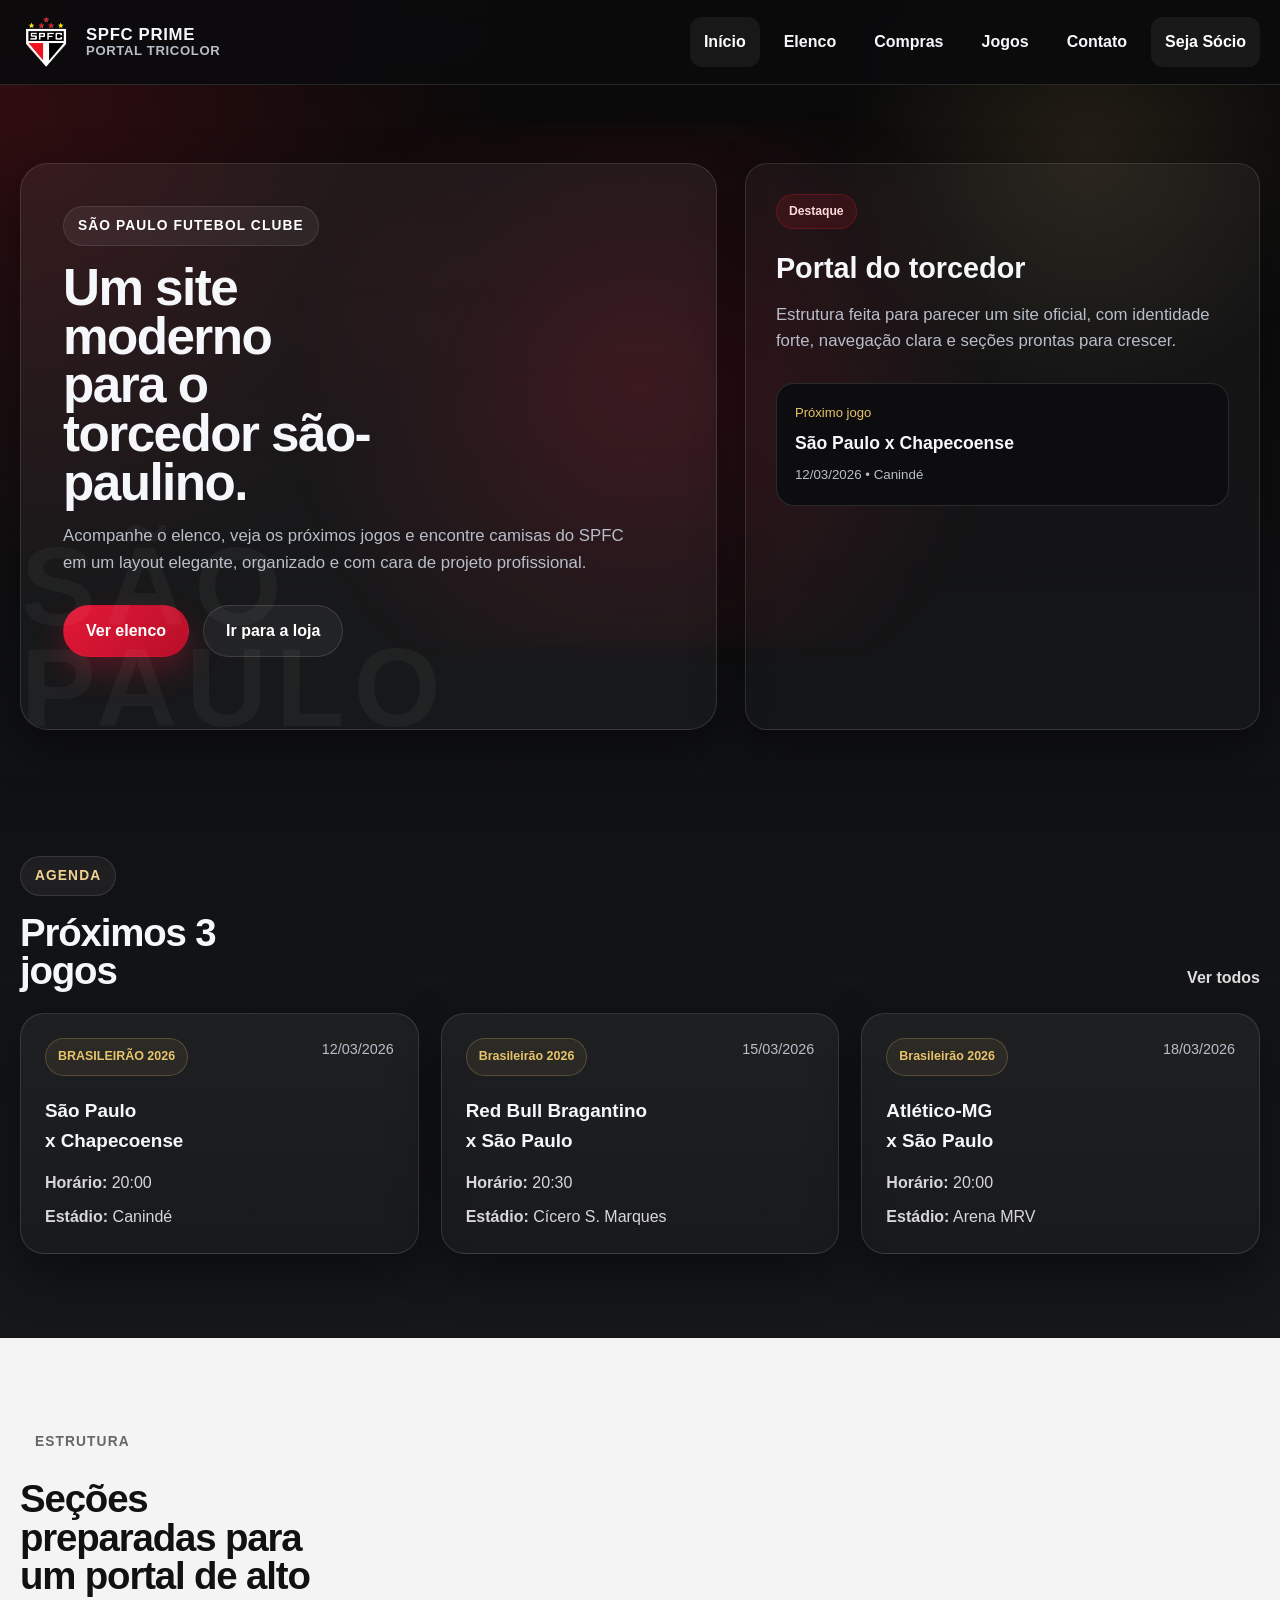
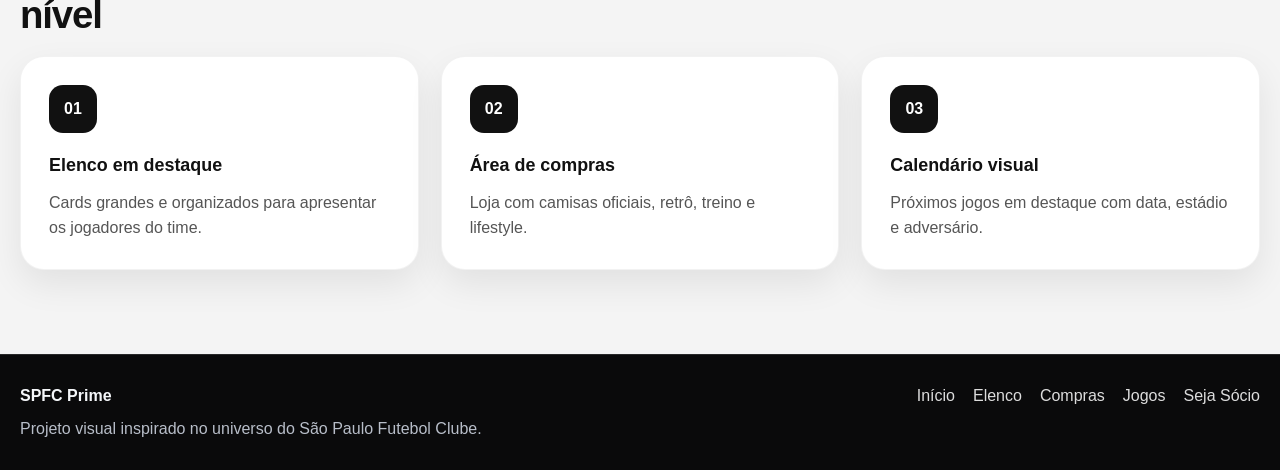
<file: HTML/index.html>
<!DOCTYPE html>
<html lang="pt-BR">

<head>
  <meta charset="UTF-8">
  <meta name="viewport" content="width=device-width, initial-scale=1.0">
  <title>SPFC Prime | Início</title>
  <link rel="stylesheet" href="../css/style.css">
</head>

<body>

  <header class="site-header">
    <div class="container header-wrap">
      <a href="index.html" class="brand">
        <img src="../Imagens/Sao_paulo_fc_starslogo.png" alt="Logo do São Paulo FC" class="brand-logo">
        <div class="brand-text">
          <strong>SPFC Prime</strong>
          <span>Portal Tricolor</span>
        </div>
      </a>

      <nav class="main-nav">
        <a href="index.html" class="active">Início</a>
        <a href="elenco.html">Elenco</a>
        <a href="compras.html">Compras</a>
        <a href="jogos.html">Jogos</a>
        <a href="contato.html">Contato</a>
        <a href="Seja-socio.html" class="active">Seja Sócio</a>
      </nav>
    </div>
  </header>

  <main>
    <section class="hero">
      <div class="container hero-grid">
        <div class="hero-copy">
          <span class="eyebrow">São Paulo Futebol Clube</span>
          <h1>Um site moderno para o torcedor são-paulino.</h1>
          <p>
            Acompanhe o elenco, veja os próximos jogos e encontre camisas do SPFC
            em um layout elegante, organizado e com cara de projeto profissional.
          </p>

          <div class="hero-actions">
            <a href="elenco.html" class="btn btn-primary">Ver elenco</a>
            <a href="compras.html" class="btn btn-secondary">Ir para a loja</a>
          </div>
        </div>

        <div class="hero-card">
          <span class="card-label">Destaque</span>
          <h2>Portal do torcedor</h2>
          <p>
            Estrutura feita para parecer um site oficial, com identidade forte,
            navegação clara e seções prontas para crescer.
          </p>

          <div class="hero-mini-box">
            <span>Próximo jogo</span>
            <strong>São Paulo x Chapecoense</strong>
            <small>12/03/2026 • Canindé</small>
          </div>
        </div>
      </div>
    </section>

    <section class="matches-section">
      <div class="container">
        <div class="section-head">
          <div>
            <span class="eyebrow light">Agenda</span>
            <h2>Próximos 3 jogos</h2>
          </div>
          <a href="jogos.html" class="section-link">Ver todos</a>
        </div>

        <div class="matches-grid">
          <article class="match-card">
            <div class="match-top">
              <span class="match-badge">BRASILEIRÃO 2026</span>
              <span class="match-date">12/03/2026</span>
            </div>

            <div class="match-teams">
              <strong>São Paulo</strong>
              <strong>x Chapecoense</strong>
            </div>

            <div class="match-info">
              <span><b>Horário:</b> 20:00</span>
              <span><b>Estádio:</b> Canindé</span>
            </div>
          </article>

          <article class="match-card">
            <div class="match-top">
              <span class="match-badge">Brasileirão 2026</span>
              <span class="match-date">15/03/2026</span>
            </div>

            <div class="match-teams">
              <strong>Red Bull Bragantino</strong>
              <strong>x São Paulo</strong>
            </div>

            <div class="match-info">
              <span><b>Horário:</b> 20:30</span>
              <span><b>Estádio:</b> Cícero S. Marques</span>
            </div>
          </article>

          <article class="match-card">
            <div class="match-top">
              <span class="match-badge">Brasileirão 2026</span>
              <span class="match-date">18/03/2026</span>
            </div>

            <div class="match-teams">
              <strong>Atlético-MG</strong>
              <strong>x São Paulo</strong>
            </div>

            <div class="match-info">
              <span><b>Horário:</b> 20:00</span>
              <span><b>Estádio:</b> Arena MRV</span>
            </div>
          </article>
        </div>
      </div>
    </section>

    <section class="features-section">
      <div class="container">
        <div class="section-head dark-head">
          <div>
            <span class="eyebrow dark">Estrutura</span>
            <h2>Seções preparadas para um portal de alto nível</h2>
          </div>
        </div>
        <div class="feature-grid">
          <article class="feature-card">
            <div class="feature-icon">01</div>
            <h3>Elenco em destaque</h3>
            <p>Cards grandes e organizados para apresentar os jogadores do time.</p>
          </article>

          <article class="feature-card">
            <div class="feature-icon">02</div>
            <h3>Área de compras</h3>
            <p>Loja com camisas oficiais, retrô, treino e lifestyle.</p>
          </article>

          <article class="feature-card">
            <div class="feature-icon">03</div>
            <h3>Calendário visual</h3>
            <p>Próximos jogos em destaque com data, estádio e adversário.</p>
          </article>
        </div>
      </div>
    </section>
  </main>

  <footer class="site-footer">
    <div class="container footer-wrap">
      <div>
        <strong>SPFC Prime</strong>
        <p>Projeto visual inspirado no universo do São Paulo Futebol Clube.</p>
      </div>
      <nav class="footer-nav">
        <a href="index.html">Início</a>
        <a href="elenco.html">Elenco</a>
        <a href="compras.html">Compras</a>
        <a href="jogos.html">Jogos</a>
        <a href="Seja-socio.html" class="active">Seja Sócio</a>
      </nav>
    </div>
  </footer>

</body>

</html>
</file>
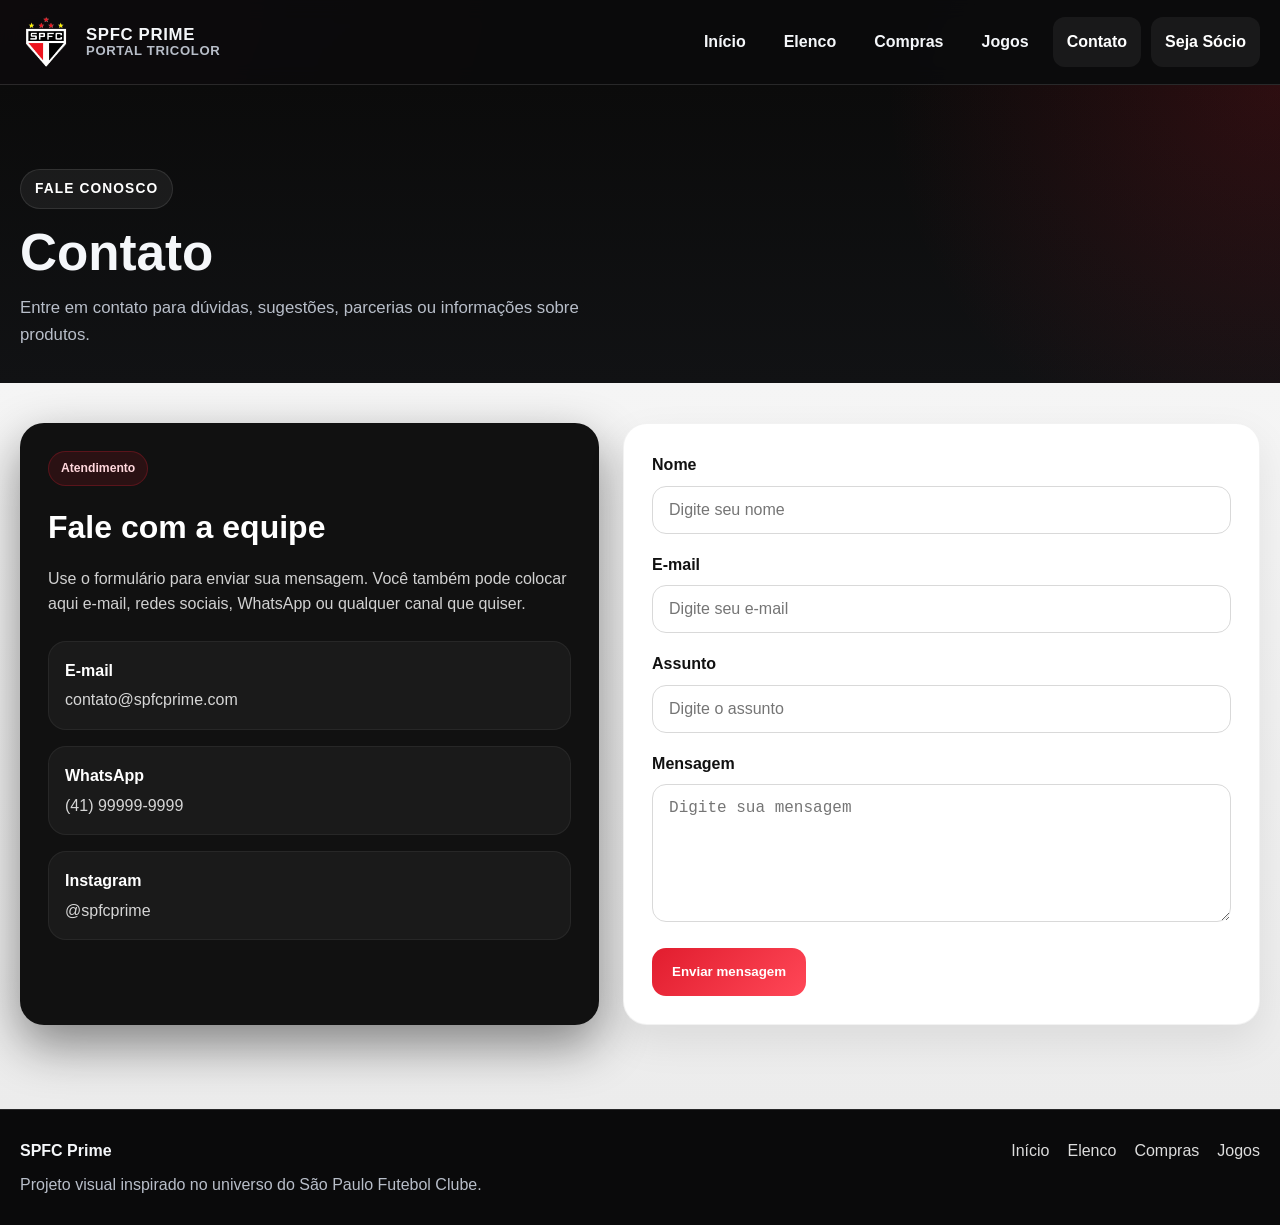
<file: contato.html>
<!DOCTYPE html>
<html lang="pt-BR">

<head>
  <meta charset="UTF-8">
  <meta name="viewport" content="width=device-width, initial-scale=1.0">
  <title>SPFC Prime | Contato</title>
  <link rel="stylesheet" href="css/style.css">
</head>

<body>

  <header class="site-header">
    <div class="container header-wrap">
      <a href="index.html" class="brand">
        <img src="Imagens/Sao_paulo_fc_starslogo.png" alt="Logo do São Paulo FC" class="brand-logo">
        <div class="brand-text">
          <strong>SPFC Prime</strong>
          <span>Portal Tricolor</span>
        </div>
      </a>

      <nav class="main-nav">
        <a href="index.html">Início</a>
        <a href="elenco.html">Elenco</a>
        <a href="compras.html">Compras</a>
        <a href="jogos.html">Jogos</a>
        <a href="contato.html" class="active">Contato</a>
        <a href="seja-socio.html" class="active">Seja Sócio</a>
      </nav>
    </div>
  </header>

  <main>
    <section class="page-top">
      <div class="container">
        <span class="eyebrow">Fale conosco</span>
        <h1>Contato</h1>
        <p>
          Entre em contato para dúvidas, sugestões, parcerias ou informações sobre produtos.
        </p>
      </div>
    </section>

    <section class="contact-section">
      <div class="container contact-grid">

        <div class="contact-card">
          <span class="contact-label">Atendimento</span>
          <h2>Fale com a equipe</h2>
          <p>
            Use o formulário para enviar sua mensagem. Você também pode colocar aqui
            e-mail, redes sociais, WhatsApp ou qualquer canal que quiser.
          </p>

          <div class="contact-info-list">
            <div class="contact-info-item">
              <strong>E-mail</strong>
              <span>contato@spfcprime.com</span>
            </div>

            <div class="contact-info-item">
              <strong>WhatsApp</strong>
              <span>(41) 99999-9999</span>
            </div>

            <div class="contact-info-item">
              <strong>Instagram</strong>
              <span>@spfcprime</span>
            </div>
          </div>
        </div>

        <form class="contact-form">
          <div class="form-group">
            <label for="nome">Nome</label>
            <input type="text" id="nome" placeholder="Digite seu nome">
          </div>

          <div class="form-group">
            <label for="email">E-mail</label>
            <input type="email" id="email" placeholder="Digite seu e-mail">
          </div>

          <div class="form-group">
            <label for="assunto">Assunto</label>
            <input type="text" id="assunto" placeholder="Digite o assunto">
          </div>

          <div class="form-group">
            <label for="mensagem">Mensagem</label>
            <textarea id="mensagem" rows="6" placeholder="Digite sua mensagem"></textarea>
          </div>

          <button type="submit" class="btn-submit">Enviar mensagem</button>
        </form>

      </div>
    </section>
  </main>

  <footer class="site-footer">
    <div class="container footer-wrap">
      <div>
        <strong>SPFC Prime</strong>
        <p>Projeto visual inspirado no universo do São Paulo Futebol Clube.</p>
      </div>

      <nav class="footer-nav">
        <a href="index.html">Início</a>
        <a href="elenco.html">Elenco</a>
        <a href="compras.html">Compras</a>
        <a href="jogos.html">Jogos</a>
      </nav>
    </div>
  </footer>

</body>

</html>
</file>
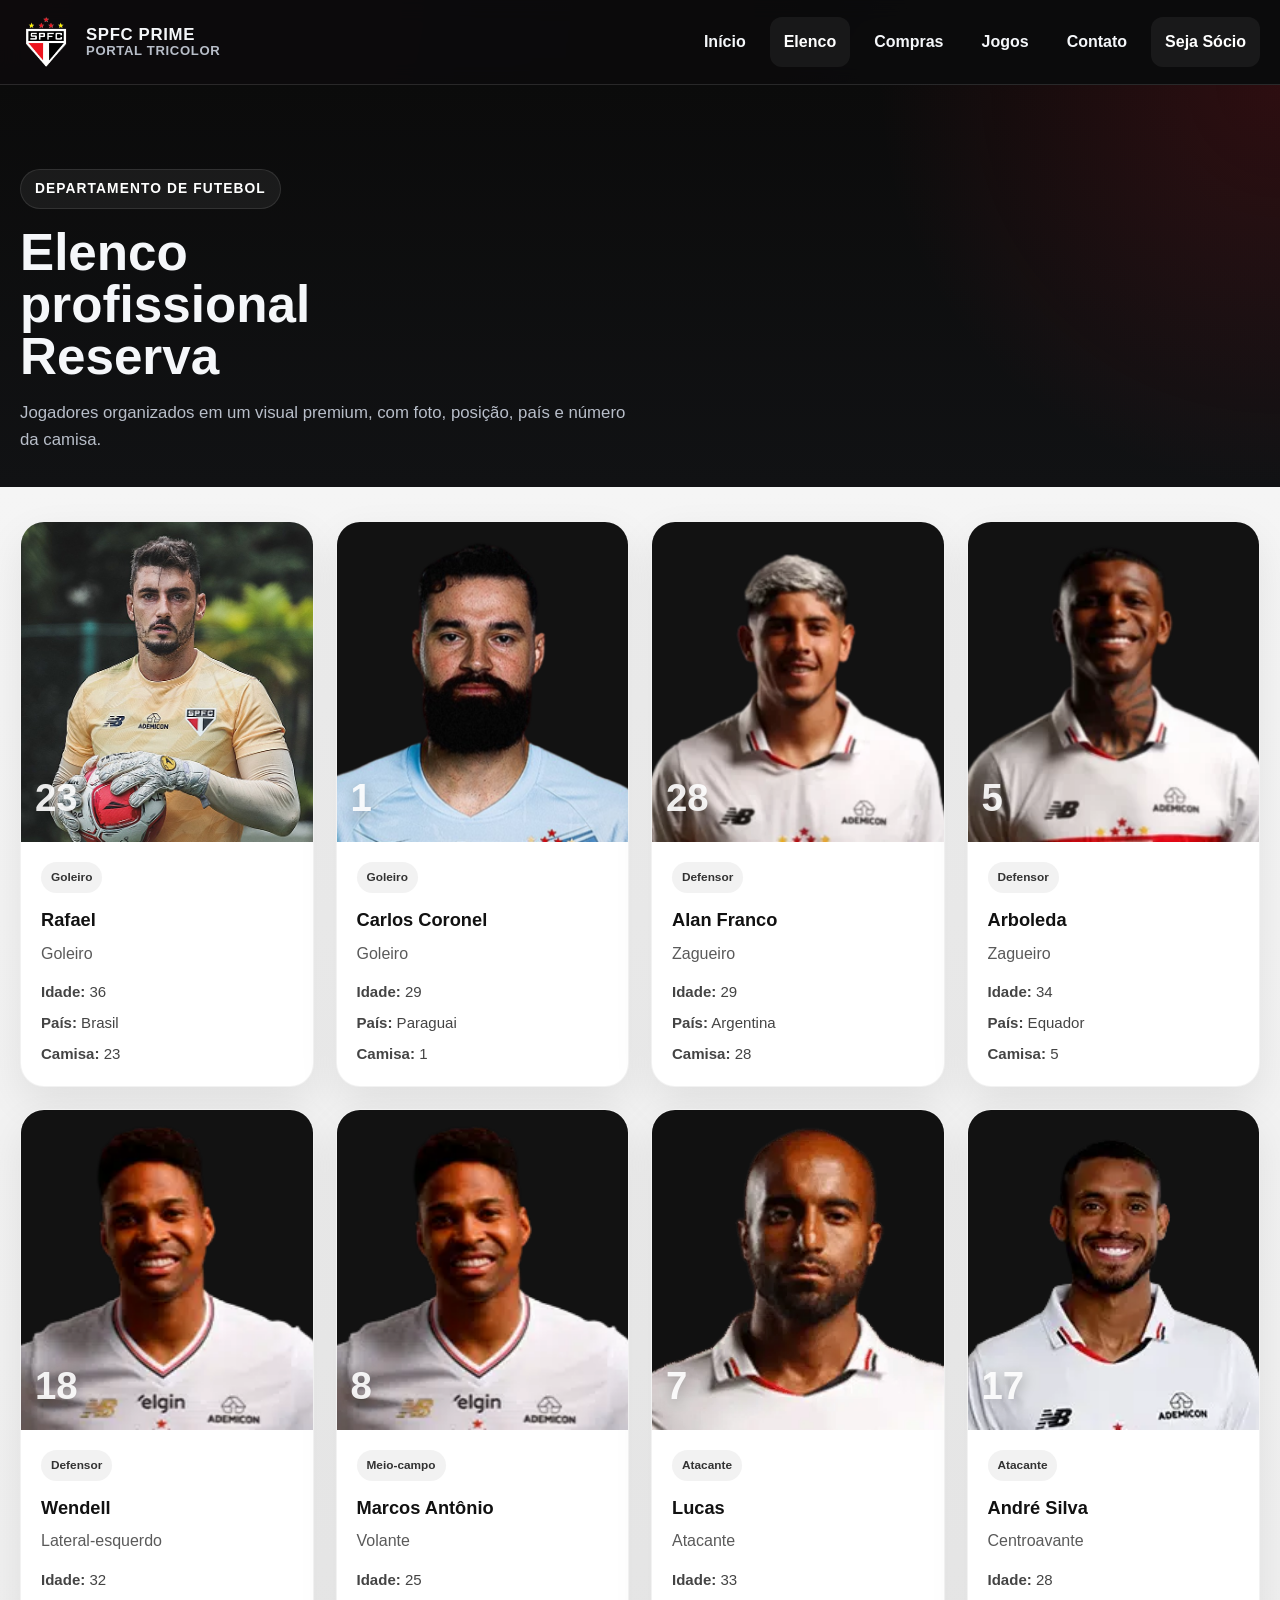
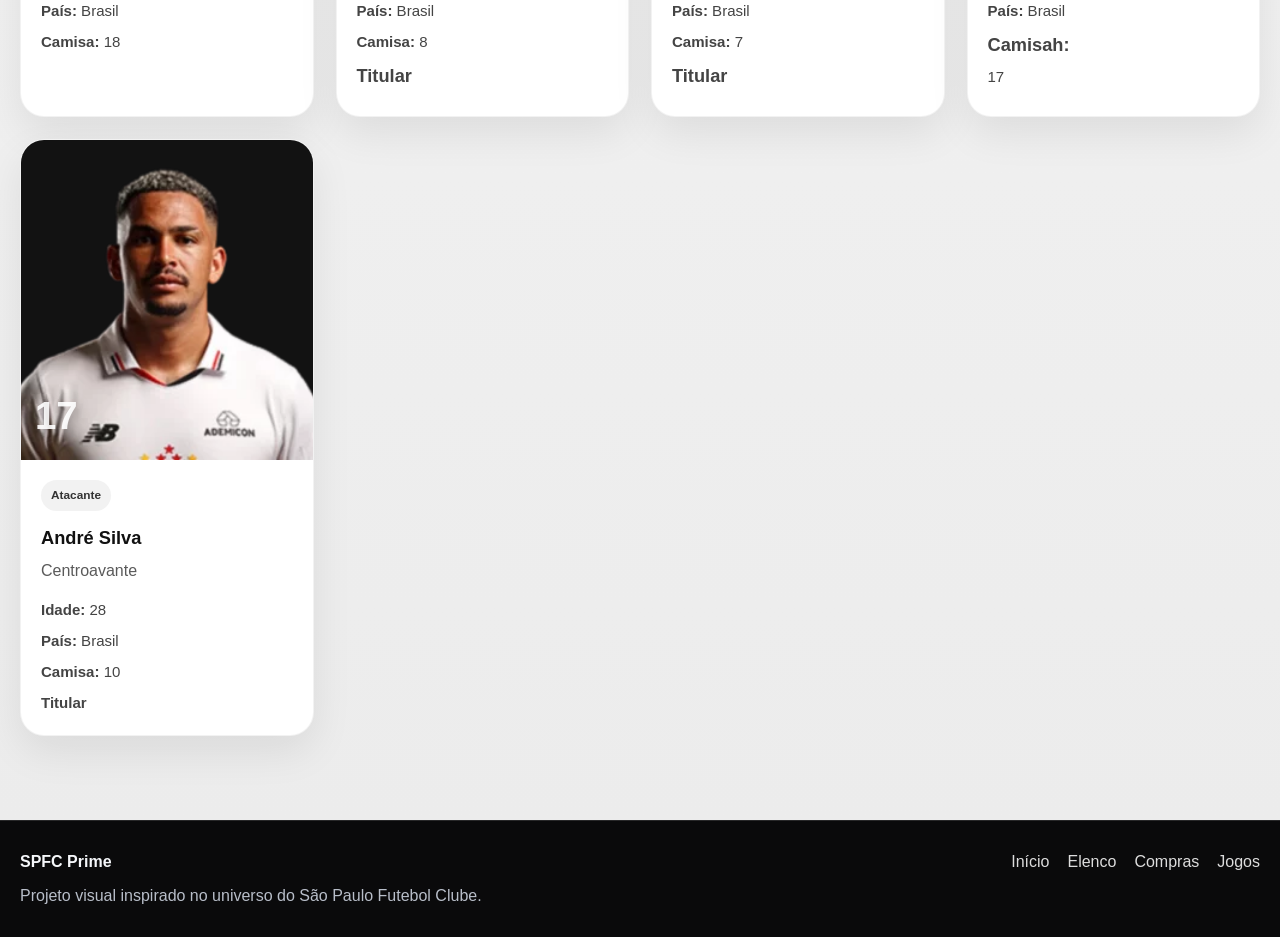
<file: elenco.html>
<!DOCTYPE html>
<html lang="pt-BR">

<head>
  <meta charset="UTF-8">
  <meta name="viewport" content="width=device-width, initial-scale=1.0">
  <title>SPFC Prime | Elenco</title>
  <link rel="stylesheet" href="css/style.css">
</head>

<body>

  <header class="site-header">
    <div class="container header-wrap">
      <a href="index.html" class="brand">
        <img src="Imagens/Sao_paulo_fc_starslogo.png" alt="Logo do São Paulo FC" class="brand-logo">
        <div class="brand-text">
          <strong>SPFC Prime</strong>
          <span>Portal Tricolor</span>
        </div>
      </a>

      <nav class="main-nav">
        <a href="index.html">Início</a>
        <a href="elenco.html" class="active">Elenco</a>
        <a href="compras.html">Compras</a>
        <a href="jogos.html">Jogos</a>
        <a href="contato.html">Contato</a>
        <a href="seja-socio.html" class="active">Seja Sócio</a>
      </nav>
    </div>
  </header>

  <main>
    <section class="page-top">
      <div class="container">
        <span class="eyebrow">Departamento de futebol</span>
        <h1>Elenco profissional Reserva</h1>
        <p>
          Jogadores organizados em um visual premium, com foto, posição, país e número da camisa.
        </p>
      </div>
    </section>

    <section class="players-section">
      <div class="container">
        <div class="players-grid">

          <article class="player-card">
            <div class="player-photo">
              <img src="Imagens/Rafael-Image-2024-02-02-at-20.48.53.jpeg" alt="Rafael">
              <span class="player-number">23</span>
            </div>
            <div class="player-body">
              <span class="player-tag">Goleiro</span>
              <h3>Rafael</h3>
              <p class="player-role">Goleiro</p>
              <div class="player-meta">
                <span><b>Idade:</b> 36</span>
                <span><b>País:</b> Brasil</span>
                <span><b>Camisa:</b> 23</span>
              </div>
            </div>
          </article>

          <article class="player-card">
            <div class="player-photo">
              <img src="Imagens/coronel-novo-goleiro-do-sao-paulo-163727_400x300.webp" alt="Carlos Coronel">
              <span class="player-number">1</span>
            </div>
            <div class="player-body">
              <span class="player-tag">Goleiro</span>
              <h3>Carlos Coronel</h3>
              <p class="player-role">Goleiro</p>
              <div class="player-meta">
                <span><b>Idade:</b> 29</span>
                <span><b>País:</b> Paraguai</span>
                <span><b>Camisa:</b> 1</span>
              </div>
            </div>
          </article>

          <article class="player-card">
            <div class="player-photo">
              <img src="Imagens/alan-frano1-300x258.webp" alt="Alan Franco">
              <span class="player-number">28</span>
            </div>
            <div class="player-body">
              <span class="player-tag">Defensor</span>
              <h3>Alan Franco</h3>
              <p class="player-role">Zagueiro</p>
              <div class="player-meta">
                <span><b>Idade:</b> 29</span>
                <span><b>País:</b> Argentina</span>
                <span><b>Camisa:</b> 28</span>
              </div>
            </div>
          </article>

          <article class="player-card">
            <div class="player-photo">
              <img src="Imagens/arboleda-1-300x244.webp" alt="Arboleda">
              <span class="player-number">5</span>
            </div>
            <div class="player-body">
              <span class="player-tag">Defensor</span>
              <h3>Arboleda</h3>
              <p class="player-role">Zagueiro</p>
              <div class="player-meta">
                <span><b>Idade:</b> 34</span>
                <span><b>País:</b> Equador</span>
                <span><b>Camisa:</b> 5</span>
              </div>
            </div>
          </article>

          <article class="player-card">
            <div class="player-photo">
              <img src="Imagens/wendell-nova.png.webp" alt="Wendell">
              <span class="player-number">18</span>
            </div>
            <div class="player-body">
              <span class="player-tag">Defensor</span>
              <h3>Wendell</h3>
              <p class="player-role">Lateral-esquerdo</p>
              <div class="player-meta">
                <span><b>Idade:</b> 32</span>
                <span><b>País:</b> Brasil</span>
                <span><b>Camisa:</b> 18</span>
              </div>
            </div>
          </article>

          <article class="player-card">
            <div class="player-photo">
              <img src="Imagens/wendell-nova.png.webp" alt="Marcos Antônio">
              <span class="player-number">8</span>
            </div>
            <div class="player-body">
              <span class="player-tag">Meio-campo</span>
              <h3>Marcos Antônio</h3>
              <p class="player-role">Volante</p>
              <div class="player-meta">
                <span><b>Idade:</b> 25</span>
                <span><b>País:</b> Brasil</span>
                <span><b>Camisa:</b> 8</span>
                <span><b>
                    <h3>Titular</h3>
                  </b></span>
              </div>
            </div>
          </article>

          <article class="player-card">
            <div class="player-photo">
              <img src="Imagens/lucas-moura-novo-300x289.png.webp" alt="Lucas">
              <span class="player-number">7</span>
            </div>
            <div class="player-body">
              <span class="player-tag">Atacante</span>
              <h3>Lucas</h3>
              <p class="player-role">Atacante</p>
              <div class="player-meta">
                <span><b>Idade:</b> 33</span>
                <span><b>País:</b> Brasil</span>
                <span><b>Camisa:</b> 7</span>
                <span><b>
                    <h3>Titular</h3>
                  </b></span>
              </div>
            </div>
          </article>

          <article class="player-card">
            <div class="player-photo">
              <img src="Imagens/andre-silva1.webp" alt="André Silva">
              <span class="player-number">17</span>
            </div>
            <div class="player-body">
              <span class="player-tag">Atacante</span>
              <h3>André Silva</h3>
              <p class="player-role">Centroavante</p>
              <div class="player-meta">
                <span><b>Idade:</b> 28</span>
                <span><b>País:</b> Brasil</span>
                <span><b>
                    <h3>Camisah:</h3>
                  </b> 17</span>
              </div>
            </div>
          </article>

          <article class="player-card">
            <div class="player-photo">
              <img src="Imagens/luciano-1-300x267.webp" alt="André Silva">
              <span class="player-number">17</span>
            </div>
            <div class="player-body">
              <span class="player-tag">Atacante</span>
              <h3>André Silva</h3>
              <p class="player-role">Centroavante</p>
              <div class="player-meta">
                <span><b>Idade:</b> 28</span>
                <span><b>País:</b> Brasil</span>
                <span><b>Camisa:</b> 10</span>
                <span><b>Titular</b></span>
              </div>
            </div>
          </article>

        </div>
      </div>
    </section>
  </main>

  <footer class="site-footer">
    <div class="container footer-wrap">
      <div>
        <strong>SPFC Prime</strong>
        <p>Projeto visual inspirado no universo do São Paulo Futebol Clube.</p>
      </div>

      <nav class="footer-nav">
        <a href="index.html">Início</a>
        <a href="elenco.html">Elenco</a>
        <a href="compras.html">Compras</a>
        <a href="jogos.html">Jogos</a>
      </nav>
    </div>
  </footer>

</body>

</html>
</file>
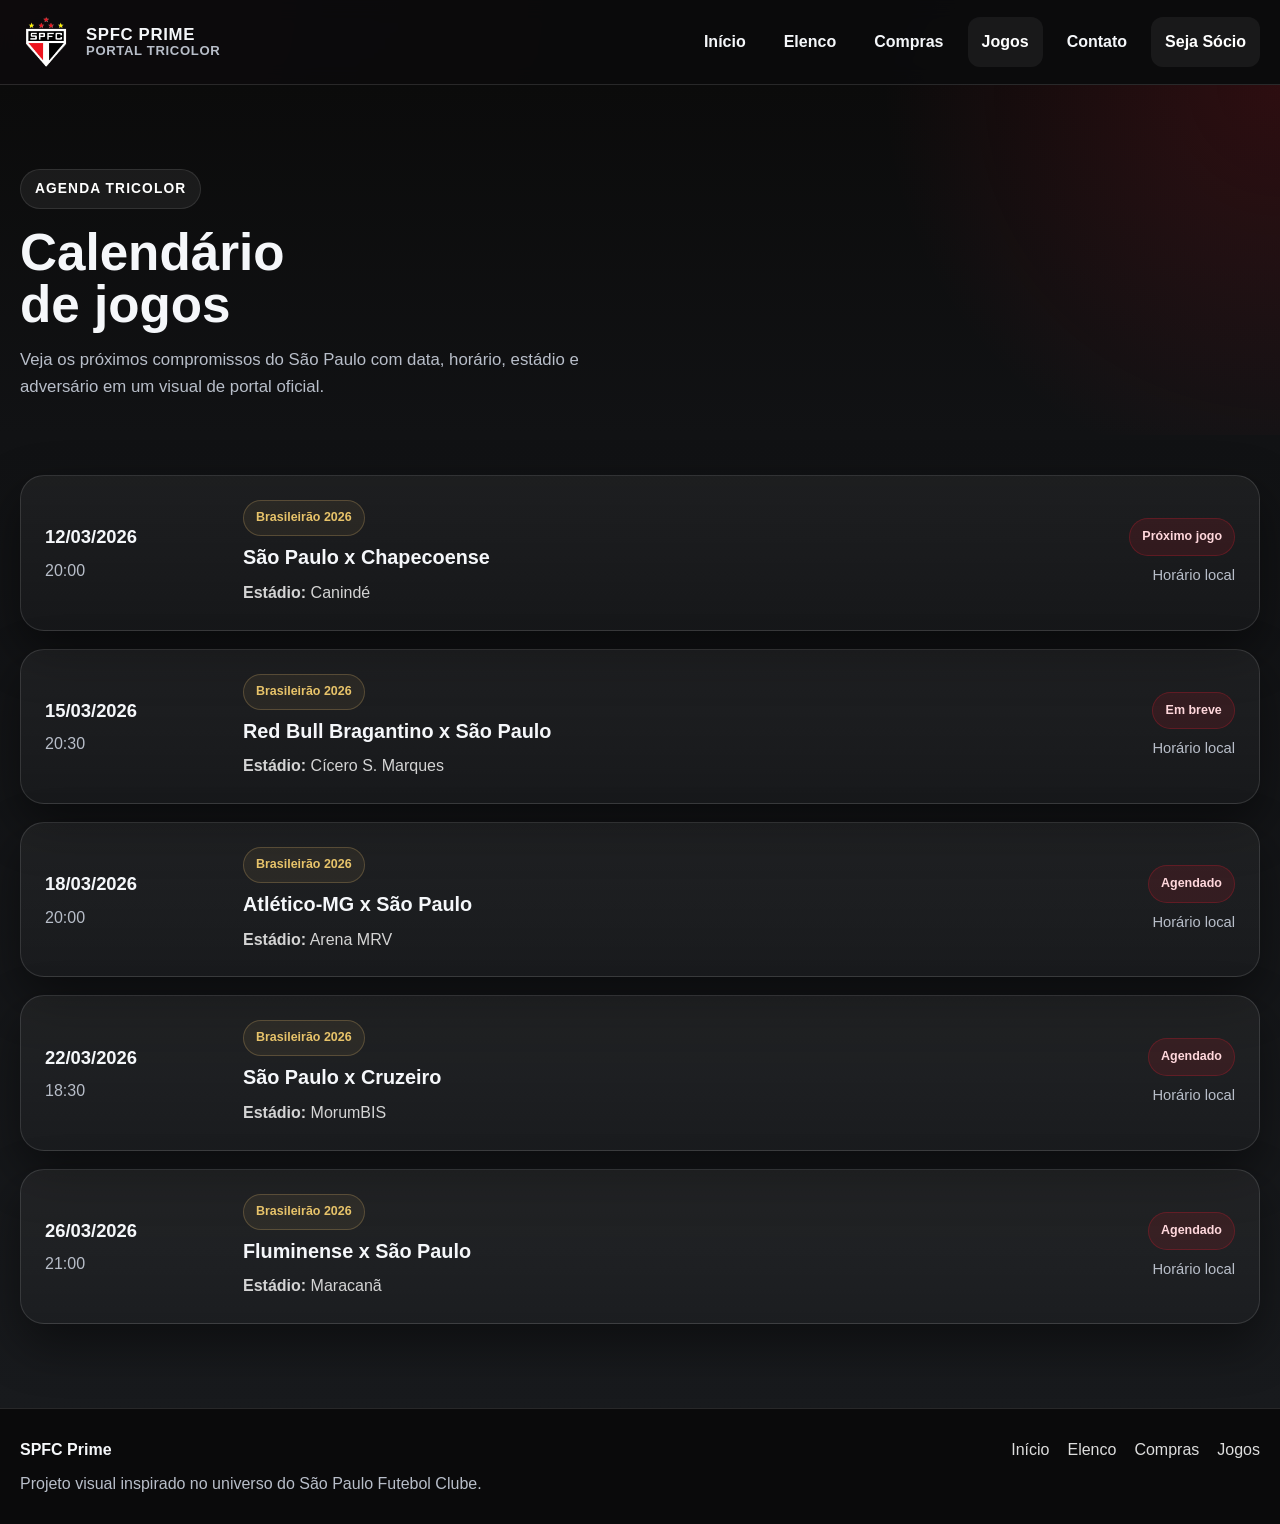
<file: jogos.html>
<!DOCTYPE html>
<html lang="pt-BR">
<head>
  <meta charset="UTF-8">
  <meta name="viewport" content="width=device-width, initial-scale=1.0">
  <title>SPFC Prime | Jogos</title>
  <link rel="stylesheet" href="css/style.css">
</head>
<body>

  <header class="site-header">
    <div class="container header-wrap">
      <a href="index.html" class="brand">
        <img src="Imagens/Sao_paulo_fc_starslogo.png" alt="Logo do São Paulo FC" class="brand-logo">
        <div class="brand-text">
          <strong>SPFC Prime</strong>
          <span>Portal Tricolor</span>
        </div>
      </a>

      <nav class="main-nav">
        <a href="index.html">Início</a>
        <a href="elenco.html">Elenco</a>
        <a href="compras.html">Compras</a>
        <a href="jogos.html" class="active">Jogos</a>
        <a href="contato.html">Contato</a>
                <a href="seja-socio.html" class="active">Seja Sócio</a>
      </nav>
    </div>
  </header>

  <main>
    <section class="page-top">
      <div class="container">
        <span class="eyebrow">Agenda Tricolor</span>
        <h1>Calendário de jogos</h1>
        <p>
          Veja os próximos compromissos do São Paulo com data, horário,
          estádio e adversário em um visual de portal oficial.
        </p>
      </div>
    </section>

    <section class="games-section">
      <div class="container">
        <div class="games-list">

          <article class="game-row">
            <div class="game-date">
              <strong>12/03/2026</strong>
              <span>20:00</span>
            </div>

            <div class="game-center">
              <span class="game-league">Brasileirão 2026</span>
              <div class="game-match">São Paulo x Chapecoense</div>
              <div class="game-stadium"><b>Estádio:</b> Canindé</div>
            </div>

            <div class="game-status">
              <span class="status-pill">Próximo jogo</span>
              <span class="status-time">Horário local</span>
            </div>
          </article>

          <article class="game-row">
            <div class="game-date">
              <strong>15/03/2026</strong>
              <span>20:30</span>
            </div>

            <div class="game-center">
              <span class="game-league">Brasileirão 2026</span>
              <div class="game-match">Red Bull Bragantino x São Paulo</div>
              <div class="game-stadium"><b>Estádio:</b> Cícero S. Marques</div>
            </div>

            <div class="game-status">
              <span class="status-pill">Em breve</span>
              <span class="status-time">Horário local</span>
            </div>
          </article>

          <article class="game-row">
            <div class="game-date">
              <strong>18/03/2026</strong>
              <span>20:00</span>
            </div>

            <div class="game-center">
              <span class="game-league">Brasileirão 2026</span>
              <div class="game-match">Atlético-MG x São Paulo</div>
              <div class="game-stadium"><b>Estádio:</b> Arena MRV</div>
            </div>

            <div class="game-status">
              <span class="status-pill">Agendado</span>
              <span class="status-time">Horário local</span>
            </div>
          </article>

          <article class="game-row">
            <div class="game-date">
              <strong>22/03/2026</strong>
              <span>18:30</span>
            </div>

            <div class="game-center">
              <span class="game-league">Brasileirão 2026</span>
              <div class="game-match">São Paulo x Cruzeiro</div>
              <div class="game-stadium"><b>Estádio:</b> MorumBIS</div>
            </div>

            <div class="game-status">
              <span class="status-pill">Agendado</span>
              <span class="status-time">Horário local</span>
            </div>
          </article>

          <article class="game-row">
            <div class="game-date">
              <strong>26/03/2026</strong>
              <span>21:00</span>
            </div>

            <div class="game-center">
              <span class="game-league">Brasileirão 2026</span>
              <div class="game-match">Fluminense x São Paulo</div>
              <div class="game-stadium"><b>Estádio:</b> Maracanã</div>
            </div>

            <div class="game-status">
              <span class="status-pill">Agendado</span>
              <span class="status-time">Horário local</span>
            </div>
          </article>

        </div>
      </div>
    </section>
  </main>

  <footer class="site-footer">
    <div class="container footer-wrap">
      <div>
        <strong>SPFC Prime</strong>
        <p>Projeto visual inspirado no universo do São Paulo Futebol Clube.</p>
      </div>

      <nav class="footer-nav">
        <a href="index.html">Início</a>
        <a href="elenco.html">Elenco</a>
        <a href="compras.html">Compras</a>
        <a href="jogos.html">Jogos</a>
      </nav>
    </div>
  </footer>

</body>
</html>
</file>
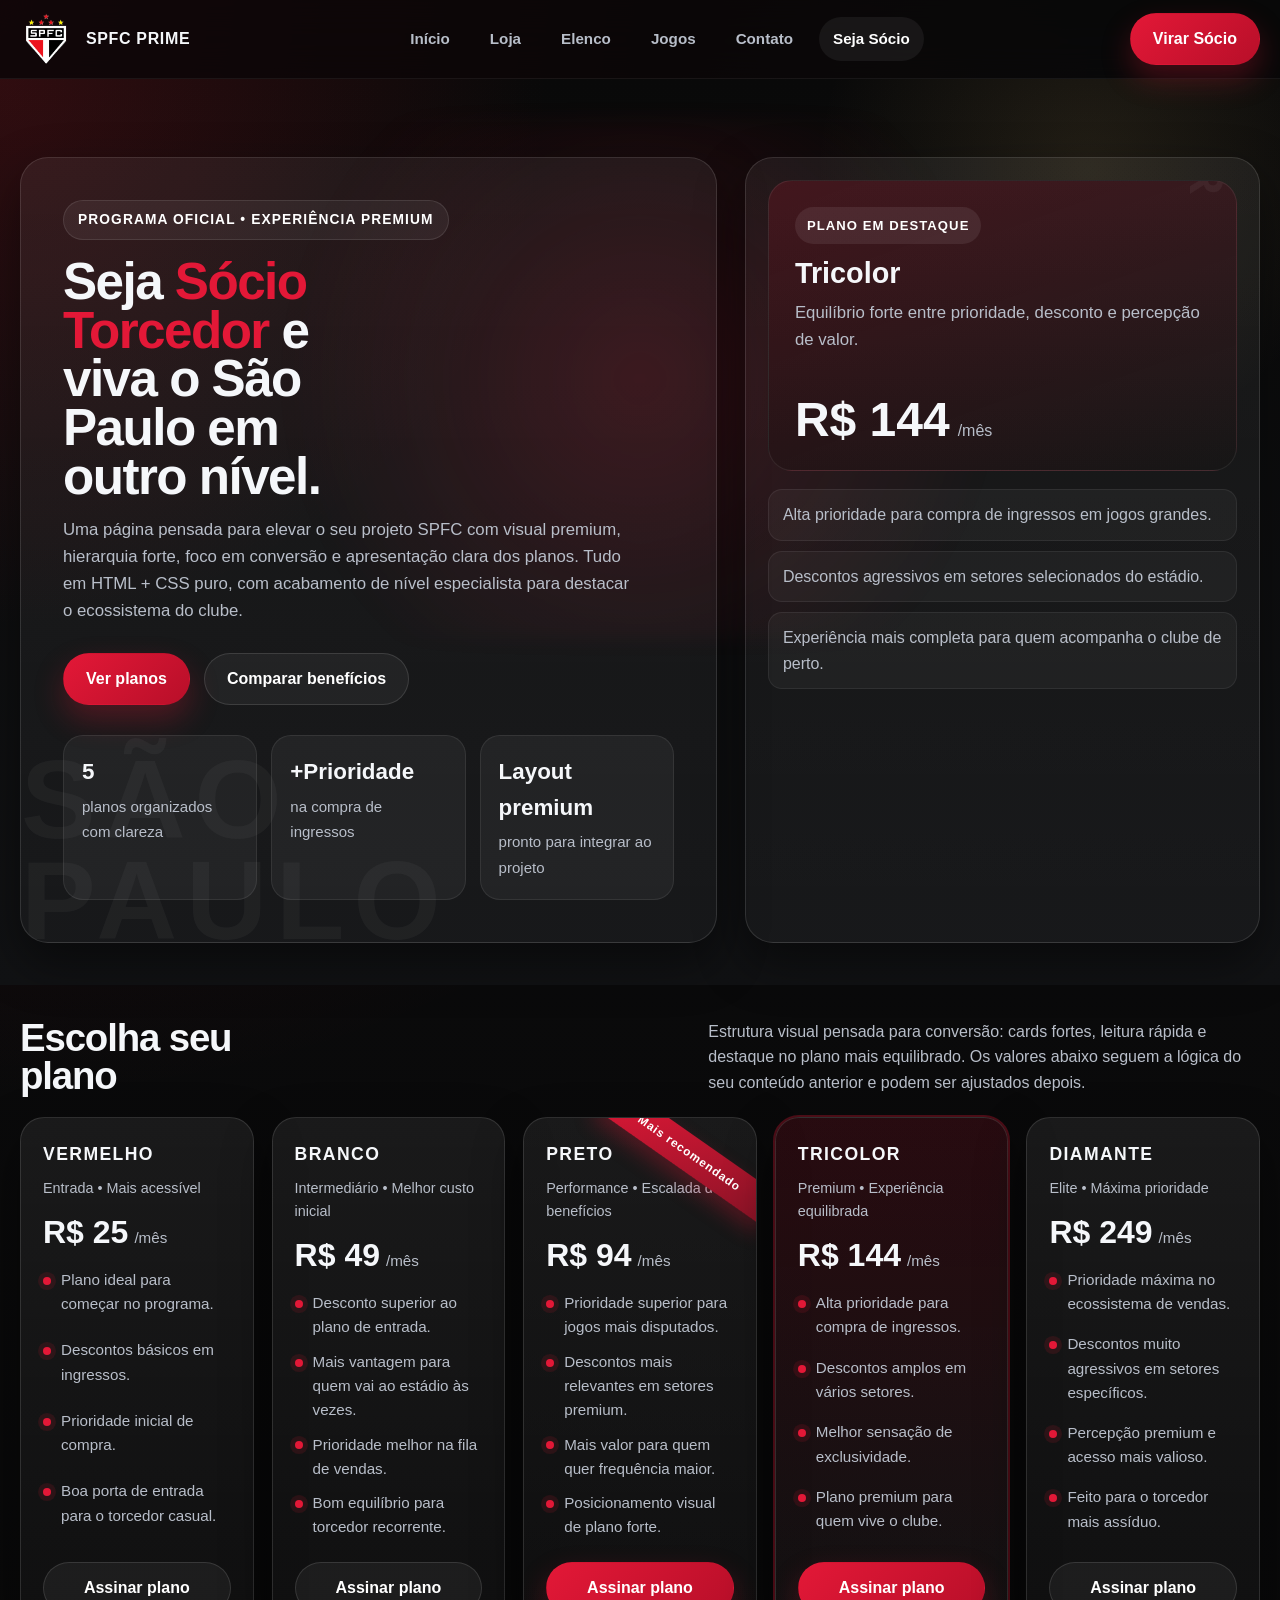
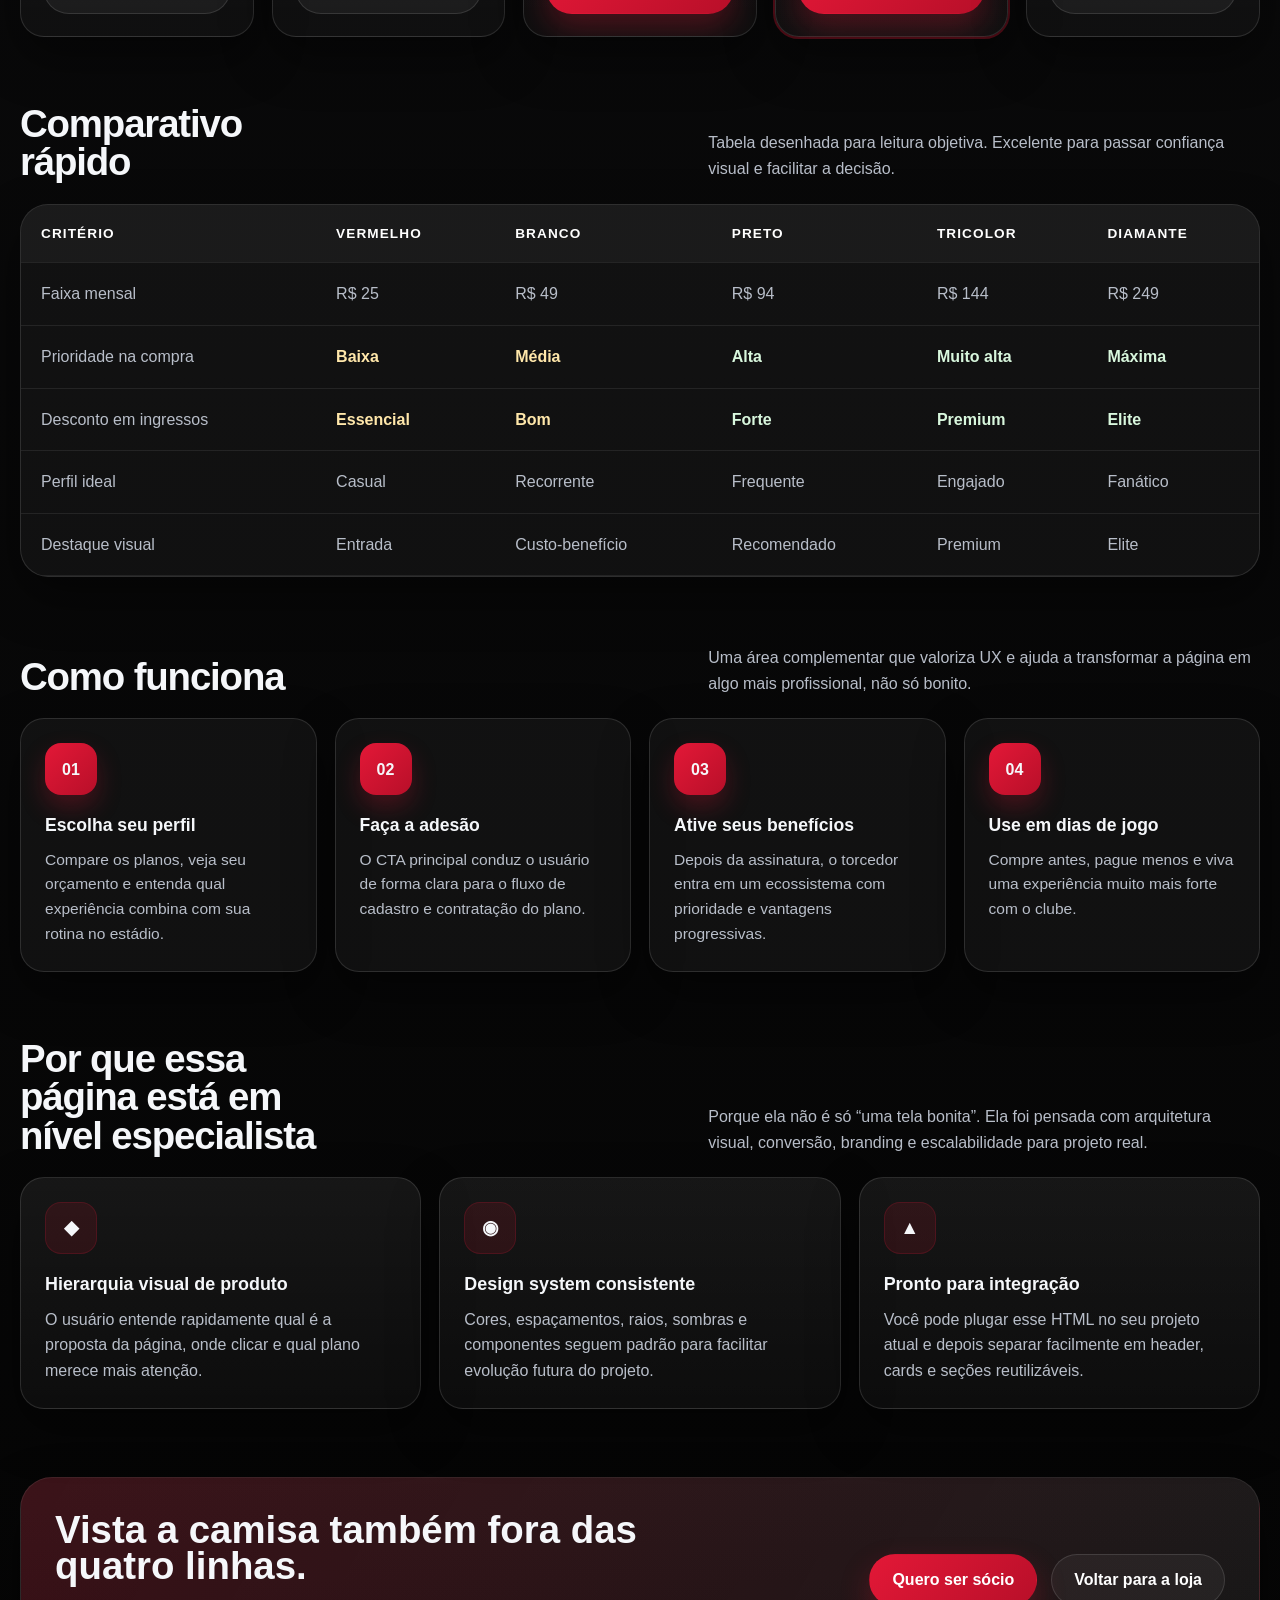
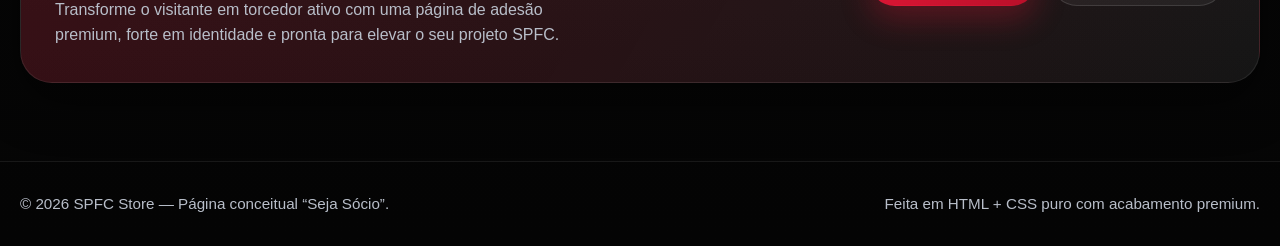
<file: Seja-socio.html>
<!DOCTYPE html>
<html lang="pt-BR">

<head>
    <meta charset="UTF-8" />
    <meta name="viewport" content="width=device-width, initial-scale=1.0" />
    <title>Seja Sócio | SPFC Store</title>
</head>
<body>
    <header class="topbar">
        <div class="container topbar-inner">
            <a href="#" class="brand">
                <link rel="stylesheet" href="css/style.css">
                     <img src="Imagens/Sao_paulo_fc_starslogo.png" alt="Logo do São Paulo FC" class="brand-logo">
                <span>SPFC Prime</span>
            </a>

            <nav class="nav">
                <a href="index.html">Início</a>
                <a href="compra.html">Loja</a>
                <a href="elenco.html">Elenco</a>
                <a href="jogos.html">Jogos</a>
                <a href="contato.html">Contato</a>
                <a href="seja-socio.html" class="active">Seja Sócio</a>
            </nav>

            <a href="#planos" class="btn btn-primary">Virar Sócio</a>
        </div>
    </header>

    <main>
        <section class="hero">
            <div class="container hero-grid">
                <div class="hero-copy">
                    <span class="eyebrow">Programa Oficial • Experiência Premium</span>
                    <h1>Seja <span>Sócio Torcedor</span> e viva o São Paulo em outro nível.</h1>
                    <p>
                        Uma página pensada para elevar o seu projeto SPFC com visual premium, hierarquia forte,
                        foco em conversão e apresentação clara dos planos. Tudo em HTML + CSS puro, com acabamento
                        de nível especialista para destacar o ecossistema do clube.
                    </p>

                    <div class="hero-actions">
                        <a href="#planos" class="btn btn-primary">Ver planos</a>
                        <a href="#comparativo" class="btn btn-secondary">Comparar benefícios</a>
                    </div>

                    <div class="hero-stats">
                        <div class="stat">
                            <strong>5</strong>
                            <span>planos organizados com clareza</span>
                        </div>
                        <div class="stat">
                            <strong>+Prioridade</strong>
                            <span>na compra de ingressos</span>
                        </div>
                        <div class="stat">
                            <strong>Layout premium</strong>
                            <span>pronto para integrar ao projeto</span>
                        </div>
                    </div>
                </div>

                <aside class="hero-panel">
                    <div class="membership-highlight">
                        <div>
                            <span class="membership-tag">Plano em destaque</span>
                            <h2>Tricolor</h2>
                            <p class="muted-note">Equilíbrio forte entre prioridade, desconto e percepção de valor.</p>
                        </div>

                        <div>
                            <div class="price">
                                <strong>R$ 144</strong>
                                <span>/mês</span>
                            </div>
                        </div>
                    </div>

                    <ul class="mini-benefits">
                        <li>Alta prioridade para compra de ingressos em jogos grandes.</li>
                        <li>Descontos agressivos em setores selecionados do estádio.</li>
                        <li>Experiência mais completa para quem acompanha o clube de perto.</li>
                    </ul>
                </aside>
            </div>
        </section>

        <section id="planos">
            <div class="container">
                <div class="section-head">
                    <div>
                        <h2>Escolha seu plano</h2>
                    </div>
                    <p>
                        Estrutura visual pensada para conversão: cards fortes, leitura rápida e destaque no plano
                        mais equilibrado. Os valores abaixo seguem a lógica do seu conteúdo anterior e podem ser
                        ajustados depois.
                    </p>
                </div>

                <div class="plans-grid">
                    <article class="plan-card">
                        <div class="plan-name">Vermelho</div>
                        <div class="plan-tier">Entrada • Mais acessível</div>
                        <div class="plan-price">
                            <strong>R$ 25</strong>
                            <span>/mês</span>
                        </div>
                        <ul class="plan-list">
                            <li>Plano ideal para começar no programa.</li>
                            <li>Descontos básicos em ingressos.</li>
                            <li>Prioridade inicial de compra.</li>
                            <li>Boa porta de entrada para o torcedor casual.</li>
                        </ul>
                        <a href="#" class="btn btn-secondary">Assinar plano</a>
                    </article>

                    <article class="plan-card">
                        <div class="plan-name">Branco</div>
                        <div class="plan-tier">Intermediário • Melhor custo inicial</div>
                        <div class="plan-price">
                            <strong>R$ 49</strong>
                            <span>/mês</span>
                        </div>
                        <ul class="plan-list">
                            <li>Desconto superior ao plano de entrada.</li>
                            <li>Mais vantagem para quem vai ao estádio às vezes.</li>
                            <li>Prioridade melhor na fila de vendas.</li>
                            <li>Bom equilíbrio para torcedor recorrente.</li>
                        </ul>
                        <a href="#" class="btn btn-secondary">Assinar plano</a>
                    </article>

                    <article class="plan-card">
                        <span class="ribbon">Mais recomendado</span>
                        <div class="plan-name">Preto</div>
                        <div class="plan-tier">Performance • Escalada de benefícios</div>
                        <div class="plan-price">
                            <strong>R$ 94</strong>
                            <span>/mês</span>
                        </div>
                        <ul class="plan-list">
                            <li>Prioridade superior para jogos mais disputados.</li>
                            <li>Descontos mais relevantes em setores premium.</li>
                            <li>Mais valor para quem quer frequência maior.</li>
                            <li>Posicionamento visual de plano forte.</li>
                        </ul>
                        <a href="#" class="btn btn-primary">Assinar plano</a>
                    </article>

                    <article class="plan-card featured">
                        <div class="plan-name">Tricolor</div>
                        <div class="plan-tier">Premium • Experiência equilibrada</div>
                        <div class="plan-price">
                            <strong>R$ 144</strong>
                            <span>/mês</span>
                        </div>
                        <ul class="plan-list">
                            <li>Alta prioridade para compra de ingressos.</li>
                            <li>Descontos amplos em vários setores.</li>
                            <li>Melhor sensação de exclusividade.</li>
                            <li>Plano premium para quem vive o clube.</li>
                        </ul>
                        <a href="#" class="btn btn-primary">Assinar plano</a>
                    </article>

                    <article class="plan-card">
                        <div class="plan-name">Diamante</div>
                        <div class="plan-tier">Elite • Máxima prioridade</div>
                        <div class="plan-price">
                            <strong>R$ 249</strong>
                            <span>/mês</span>
                        </div>
                        <ul class="plan-list">
                            <li>Prioridade máxima no ecossistema de vendas.</li>
                            <li>Descontos muito agressivos em setores específicos.</li>
                            <li>Percepção premium e acesso mais valioso.</li>
                            <li>Feito para o torcedor mais assíduo.</li>
                        </ul>
                        <a href="#" class="btn btn-secondary">Assinar plano</a>
                    </article>
                </div>
            </div>
        </section>

        <section id="comparativo">
            <div class="container">
                <div class="section-head">
                    <div>
                        <h2>Comparativo rápido</h2>
                    </div>
                    <p>
                        Tabela desenhada para leitura objetiva. Excelente para passar confiança visual e facilitar a
                        decisão.
                    </p>
                </div>

                <div class="compare-wrap">
                    <table>
                        <thead>
                            <tr>
                                <th>Critério</th>
                                <th>Vermelho</th>
                                <th>Branco</th>
                                <th>Preto</th>
                                <th>Tricolor</th>
                                <th>Diamante</th>
                            </tr>
                        </thead>
                        <tbody>
                            <tr>
                                <td>Faixa mensal</td>
                                <td>R$ 25</td>
                                <td>R$ 49</td>
                                <td>R$ 94</td>
                                <td>R$ 144</td>
                                <td>R$ 249</td>
                            </tr>
                            <tr>
                                <td>Prioridade na compra</td>
                                <td class="mid">Baixa</td>
                                <td class="mid">Média</td>
                                <td class="yes">Alta</td>
                                <td class="yes">Muito alta</td>
                                <td class="yes">Máxima</td>
                            </tr>
                            <tr>
                                <td>Desconto em ingressos</td>
                                <td class="mid">Essencial</td>
                                <td class="mid">Bom</td>
                                <td class="yes">Forte</td>
                                <td class="yes">Premium</td>
                                <td class="yes">Elite</td>
                            </tr>
                            <tr>
                                <td>Perfil ideal</td>
                                <td>Casual</td>
                                <td>Recorrente</td>
                                <td>Frequente</td>
                                <td>Engajado</td>
                                <td>Fanático</td>
                            </tr>
                            <tr>
                                <td>Destaque visual</td>
                                <td>Entrada</td>
                                <td>Custo-benefício</td>
                                <td>Recomendado</td>
                                <td>Premium</td>
                                <td>Elite</td>
                            </tr>
                        </tbody>
                    </table>
                </div>
            </div>
        </section>

        <section>
            <div class="container">
                <div class="section-head">
                    <div>
                        <h2>Como funciona</h2>
                    </div>
                    <p>
                        Uma área complementar que valoriza UX e ajuda a transformar a página em algo mais profissional,
                        não só bonito.
                    </p>
                </div>

                <div class="timeline">
                    <article class="step">
                        <div class="step-number">01</div>
                        <h3>Escolha seu perfil</h3>
                        <p>Compare os planos, veja seu orçamento e entenda qual experiência combina com sua rotina no
                            estádio.</p>
                    </article>

                    <article class="step">
                        <div class="step-number">02</div>
                        <h3>Faça a adesão</h3>
                        <p>O CTA principal conduz o usuário de forma clara para o fluxo de cadastro e contratação do
                            plano.</p>
                    </article>

                    <article class="step">
                        <div class="step-number">03</div>
                        <h3>Ative seus benefícios</h3>
                        <p>Depois da assinatura, o torcedor entra em um ecossistema com prioridade e vantagens
                            progressivas.</p>
                    </article>

                    <article class="step">
                        <div class="step-number">04</div>
                        <h3>Use em dias de jogo</h3>
                        <p>Compre antes, pague menos e viva uma experiência muito mais forte com o clube.</p>
                    </article>
                </div>
            </div>
        </section>

        <section>
            <div class="container">
                <div class="section-head">
                    <div>
                        <h2>Por que essa página está em nível especialista</h2>
                    </div>
                    <p>
                        Porque ela não é só “uma tela bonita”. Ela foi pensada com arquitetura visual, conversão,
                        branding e escalabilidade para projeto real.
                    </p>
                </div>

                <div class="benefits-grid">
                    <article class="benefit-card">
                        <strong>◆</strong>
                        <h3>Hierarquia visual de produto</h3>
                        <p>O usuário entende rapidamente qual é a proposta da página, onde clicar e qual plano merece
                            mais atenção.</p>
                    </article>

                    <article class="benefit-card">
                        <strong>◉</strong>
                        <h3>Design system consistente</h3>
                        <p>Cores, espaçamentos, raios, sombras e componentes seguem padrão para facilitar evolução
                            futura do projeto.</p>
                    </article>

                    <article class="benefit-card">
                        <strong>▲</strong>
                        <h3>Pronto para integração</h3>
                        <p>Você pode plugar esse HTML no seu projeto atual e depois separar facilmente em header, cards
                            e seções reutilizáveis.</p>
                    </article>
                </div>
            </div>
        </section>

        <section class="cta">
            <div class="container">
                <div class="cta-box">
                    <div>
                        <h2>Vista a camisa também fora das quatro linhas.</h2>
                        <p>
                            Transforme o visitante em torcedor ativo com uma página de adesão premium, forte em
                            identidade e pronta para elevar o seu projeto SPFC.
                        </p>
                    </div>

                    <div class="cta-actions">
                        <a href="#planos" class="btn btn-primary">Quero ser sócio</a>
                        <a href="compra.html" class="btn btn-secondary">Voltar para a loja</a>
                    </div>
                </div>
            </div>
        </section>
    </main>

    <footer class="footer">
        <div class="container footer-inner">
            <span>© 2026 SPFC Store — Página conceitual “Seja Sócio”.</span>
            <span>Feita em HTML + CSS puro com acabamento premium.</span>
        </div>
    </footer>
</body>

</html>
</file>
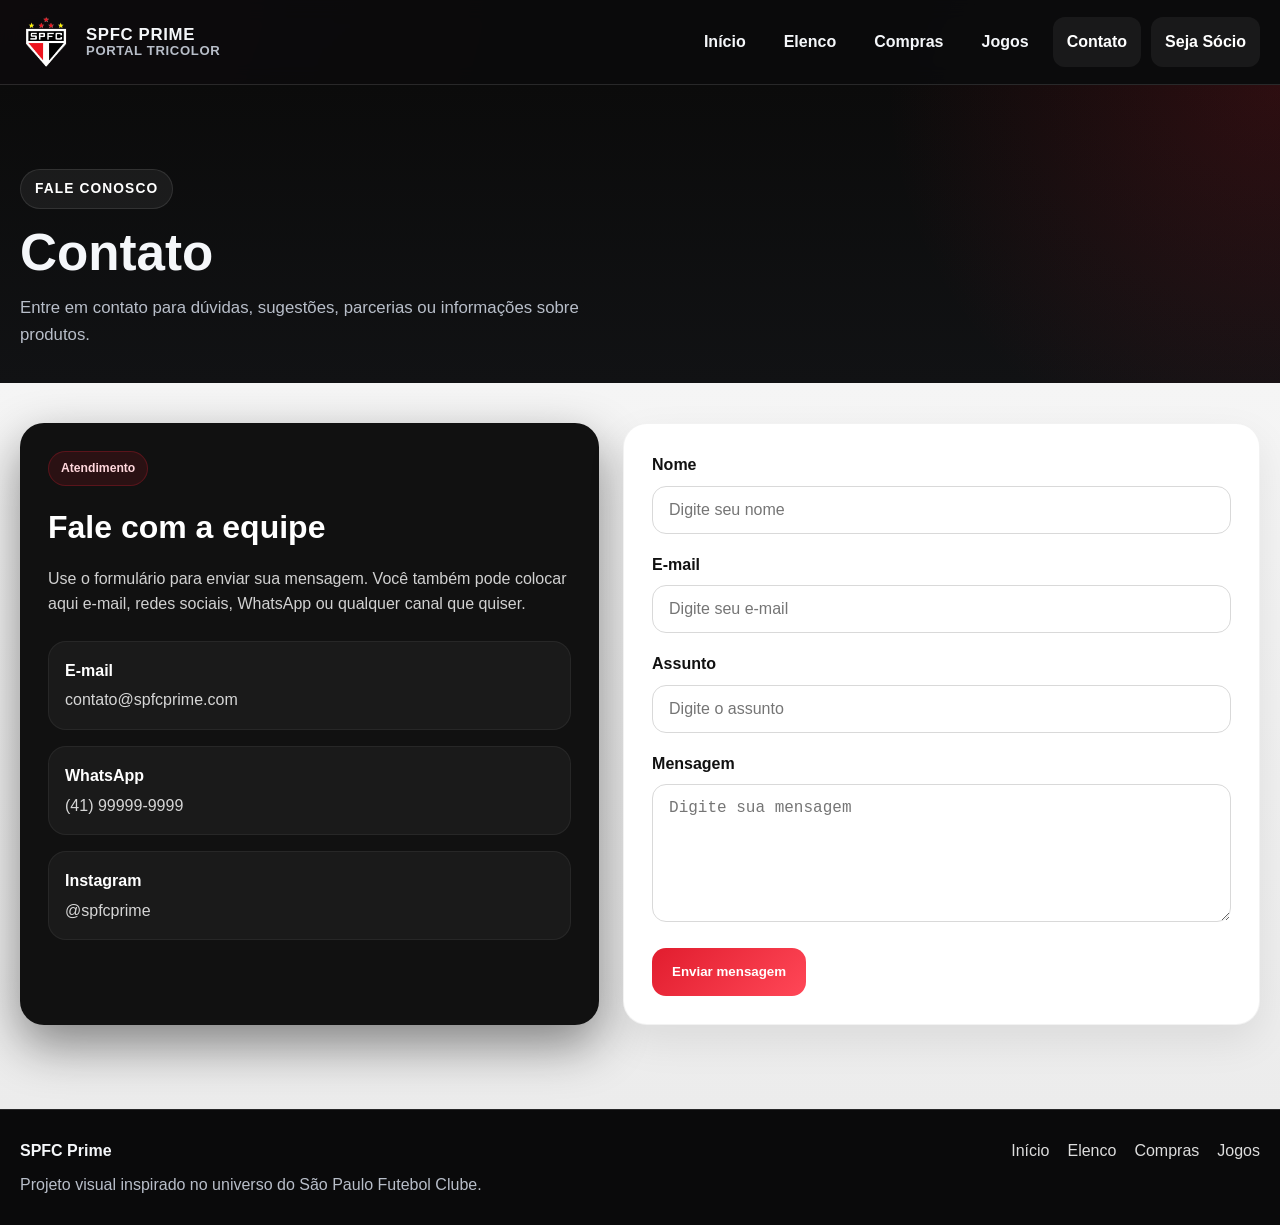
<file: HTML/contato.html>
<!DOCTYPE html>
<html lang="pt-BR">

<head>
  <meta charset="UTF-8">
  <meta name="viewport" content="width=device-width, initial-scale=1.0">
  <title>SPFC Prime | Contato</title>
  <link rel="stylesheet" href="../css/style.css">
</head>

<body>

  <header class="site-header">
    <div class="container header-wrap">
      <a href="index.html" class="brand">
        <img src="../Imagens/Sao_paulo_fc_starslogo.png" alt="Logo do São Paulo FC" class="brand-logo">
        <div class="brand-text">
          <strong>SPFC Prime</strong>
          <span>Portal Tricolor</span>
        </div>
      </a>

      <nav class="main-nav">
        <a href="index.html">Início</a>
        <a href="elenco.html">Elenco</a>
        <a href="compras.html">Compras</a>
        <a href="jogos.html">Jogos</a>
        <a href="contato.html" class="active">Contato</a>
        <a href="Seja-socio.html" class="active">Seja Sócio</a>
      </nav>
    </div>
  </header>

  <main>
    <section class="page-top">
      <div class="container">
        <span class="eyebrow">Fale conosco</span>
        <h1>Contato</h1>
        <p>
          Entre em contato para dúvidas, sugestões, parcerias ou informações sobre produtos.
        </p>
      </div>
    </section>

    <section class="contact-section">
      <div class="container contact-grid">

        <div class="contact-card">
          <span class="contact-label">Atendimento</span>
          <h2>Fale com a equipe</h2>
          <p>
            Use o formulário para enviar sua mensagem. Você também pode colocar aqui
            e-mail, redes sociais, WhatsApp ou qualquer canal que quiser.
          </p>

          <div class="contact-info-list">
            <div class="contact-info-item">
              <strong>E-mail</strong>
              <span>contato@spfcprime.com</span>
            </div>

            <div class="contact-info-item">
              <strong>WhatsApp</strong>
              <span>(41) 99999-9999</span>
            </div>

            <div class="contact-info-item">
              <strong>Instagram</strong>
              <span>@spfcprime</span>
            </div>
          </div>
        </div>

        <form class="contact-form">
          <div class="form-group">
            <label for="nome">Nome</label>
            <input type="text" id="nome" placeholder="Digite seu nome">
          </div>

          <div class="form-group">
            <label for="email">E-mail</label>
            <input type="email" id="email" placeholder="Digite seu e-mail">
          </div>

          <div class="form-group">
            <label for="assunto">Assunto</label>
            <input type="text" id="assunto" placeholder="Digite o assunto">
          </div>

          <div class="form-group">
            <label for="mensagem">Mensagem</label>
            <textarea id="mensagem" rows="6" placeholder="Digite sua mensagem"></textarea>
          </div>

          <button type="submit" class="btn-submit">Enviar mensagem</button>
        </form>

      </div>
    </section>
  </main>

  <footer class="site-footer">
    <div class="container footer-wrap">
      <div>
        <strong>SPFC Prime</strong>
        <p>Projeto visual inspirado no universo do São Paulo Futebol Clube.</p>
      </div>

      <nav class="footer-nav">
        <a href="../index.html">Início</a>
        <a href="elenco.html">Elenco</a>
        <a href="compras.html">Compras</a>
        <a href="jogos.html">Jogos</a>
      </nav>
    </div>
  </footer>

</body>

</html>
</file>
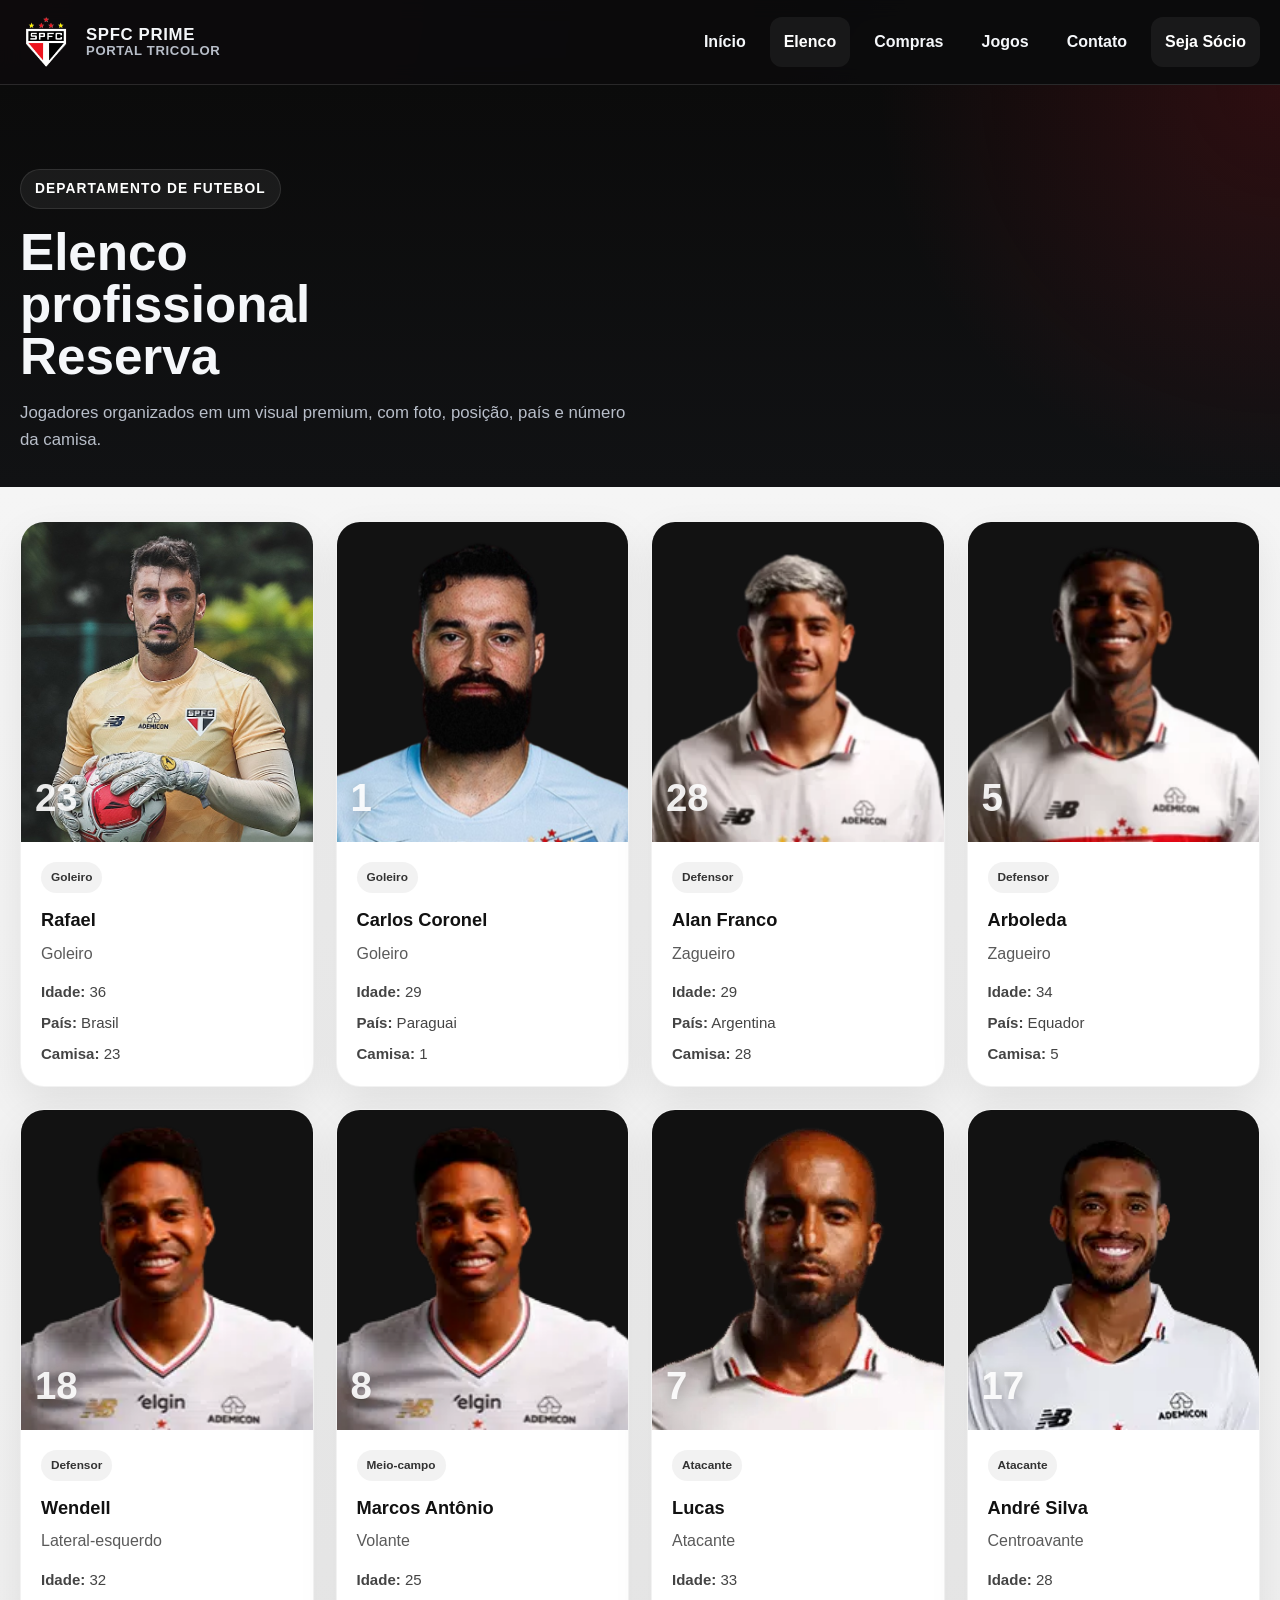
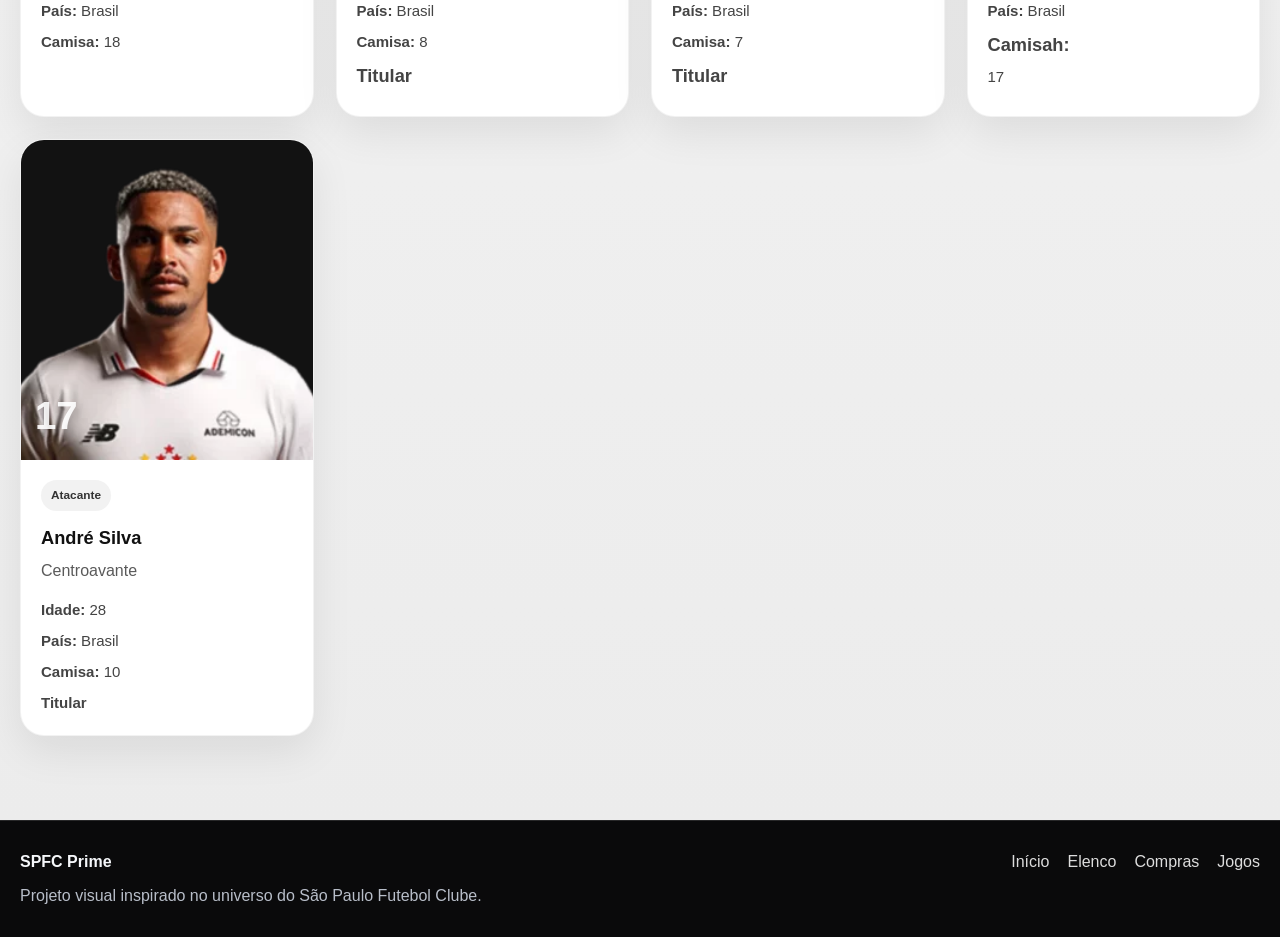
<file: HTML/elenco.html>
<!DOCTYPE html>
<html lang="pt-BR">

<head>
  <meta charset="UTF-8">
  <meta name="viewport" content="width=device-width, initial-scale=1.0">
  <title>SPFC Prime | Elenco</title>
  <link rel="stylesheet" href="../css/style.css">
</head>

<body>

  <header class="site-header">
    <div class="container header-wrap">
      <a href="index.html" class="brand">
        <img src="../Imagens/Sao_paulo_fc_starslogo.png" alt="Logo do São Paulo FC" class="brand-logo">
        <div class="brand-text">
          <strong>SPFC Prime</strong>
          <span>Portal Tricolor</span>
        </div>
      </a>

      <nav class="main-nav">
        <a href="../index.html">Início</a>
        <a href="elenco.html" class="active">Elenco</a>
        <a href="compras.html">Compras</a>
        <a href="jogos.html">Jogos</a>
        <a href="contato.html">Contato</a>
        <a href="Seja-socio.html" class="active">Seja Sócio</a>
      </nav>
    </div>
  </header>

  <main>
    <section class="page-top">
      <div class="container">
        <span class="eyebrow">Departamento de futebol</span>
        <h1>Elenco profissional Reserva</h1>
        <p>
          Jogadores organizados em um visual premium, com foto, posição, país e número da camisa.
        </p>
      </div>
    </section>

    <section class="players-section">
      <div class="container">
        <div class="players-grid">

          <article class="player-card">
            <div class="player-photo">
              <img src="../Imagens/Rafael-Image-2024-02-02-at-20.48.53.jpeg" alt="Rafael">
              <span class="player-number">23</span>
            </div>
            <div class="player-body">
              <span class="player-tag">Goleiro</span>
              <h3>Rafael</h3>
              <p class="player-role">Goleiro</p>
              <div class="player-meta">
                <span><b>Idade:</b> 36</span>
                <span><b>País:</b> Brasil</span>
                <span><b>Camisa:</b> 23</span>
              </div>
            </div>
          </article>

          <article class="player-card">
            <div class="player-photo">
              <img src="../Imagens/coronel-novo-goleiro-do-sao-paulo-163727_400x300.webp" alt="Carlos Coronel">
              <span class="player-number">1</span>
            </div>
            <div class="player-body">
              <span class="player-tag">Goleiro</span>
              <h3>Carlos Coronel</h3>
              <p class="player-role">Goleiro</p>
              <div class="player-meta">
                <span><b>Idade:</b> 29</span>
                <span><b>País:</b> Paraguai</span>
                <span><b>Camisa:</b> 1</span>
              </div>
            </div>
          </article>

          <article class="player-card">
            <div class="player-photo">
              <img src="../Imagens/alan-frano1-300x258.webp" alt="Alan Franco">
              <span class="player-number">28</span>
            </div>
            <div class="player-body">
              <span class="player-tag">Defensor</span>
              <h3>Alan Franco</h3>
              <p class="player-role">Zagueiro</p>
              <div class="player-meta">
                <span><b>Idade:</b> 29</span>
                <span><b>País:</b> Argentina</span>
                <span><b>Camisa:</b> 28</span>
              </div>
            </div>
          </article>

          <article class="player-card">
            <div class="player-photo">
              <img src="../Imagens/arboleda-1-300x244.webp" alt="Arboleda">
              <span class="player-number">5</span>
            </div>
            <div class="player-body">
              <span class="player-tag">Defensor</span>
              <h3>Arboleda</h3>
              <p class="player-role">Zagueiro</p>
              <div class="player-meta">
                <span><b>Idade:</b> 34</span>
                <span><b>País:</b> Equador</span>
                <span><b>Camisa:</b> 5</span>
              </div>
            </div>
          </article>

          <article class="player-card">
            <div class="player-photo">
              <img src="../Imagens/wendell-nova.png.webp" alt="Wendell">
              <span class="player-number">18</span>
            </div>
            <div class="player-body">
              <span class="player-tag">Defensor</span>
              <h3>Wendell</h3>
              <p class="player-role">Lateral-esquerdo</p>
              <div class="player-meta">
                <span><b>Idade:</b> 32</span>
                <span><b>País:</b> Brasil</span>
                <span><b>Camisa:</b> 18</span>
              </div>
            </div>
          </article>

          <article class="player-card">
            <div class="player-photo">
              <img src="../Imagens/wendell-nova.png.webp" alt="Marcos Antônio">
              <span class="player-number">8</span>
            </div>
            <div class="player-body">
              <span class="player-tag">Meio-campo</span>
              <h3>Marcos Antônio</h3>
              <p class="player-role">Volante</p>
              <div class="player-meta">
                <span><b>Idade:</b> 25</span>
                <span><b>País:</b> Brasil</span>
                <span><b>Camisa:</b> 8</span>
                <span><b>
                    <h3>Titular</h3>
                  </b></span>
              </div>
            </div>
          </article>

          <article class="player-card">
            <div class="player-photo">
              <img src="../Imagens/lucas-moura-novo-300x289.png.webp" alt="Lucas">
              <span class="player-number">7</span>
            </div>
            <div class="player-body">
              <span class="player-tag">Atacante</span>
              <h3>Lucas</h3>
              <p class="player-role">Atacante</p>
              <div class="player-meta">
                <span><b>Idade:</b> 33</span>
                <span><b>País:</b> Brasil</span>
                <span><b>Camisa:</b> 7</span>
                <span><b>
                    <h3>Titular</h3>
                  </b></span>
              </div>
            </div>
          </article>

          <article class="player-card">
            <div class="player-photo">
              <img src="../Imagens/andre-silva1.webp" alt="André Silva">
              <span class="player-number">17</span>
            </div>
            <div class="player-body">
              <span class="player-tag">Atacante</span>
              <h3>André Silva</h3>
              <p class="player-role">Centroavante</p>
              <div class="player-meta">
                <span><b>Idade:</b> 28</span>
                <span><b>País:</b> Brasil</span>
                <span><b>
                    <h3>Camisah:</h3>
                  </b> 17</span>
              </div>
            </div>
          </article>

          <article class="player-card">
            <div class="player-photo">
              <img src="../Imagens/luciano-1-300x267.webp" alt="André Silva">
              <span class="player-number">17</span>
            </div>
            <div class="player-body">
              <span class="player-tag">Atacante</span>
              <h3>André Silva</h3>
              <p class="player-role">Centroavante</p>
              <div class="player-meta">
                <span><b>Idade:</b> 28</span>
                <span><b>País:</b> Brasil</span>
                <span><b>Camisa:</b> 10</span>
                <span><b>Titular</b></span>
              </div>
            </div>
          </article>

        </div>
      </div>
    </section>
  </main>

  <footer class="site-footer">
    <div class="container footer-wrap">
      <div>
        <strong>SPFC Prime</strong>
        <p>Projeto visual inspirado no universo do São Paulo Futebol Clube.</p>
      </div>

      <nav class="footer-nav">
        <a href="index.html">Início</a>
        <a href="elenco.html">Elenco</a>
        <a href="compras.html">Compras</a>
        <a href="jogos.html">Jogos</a>
      </nav>
    </div>
  </footer>

</body>

</html>
</file>
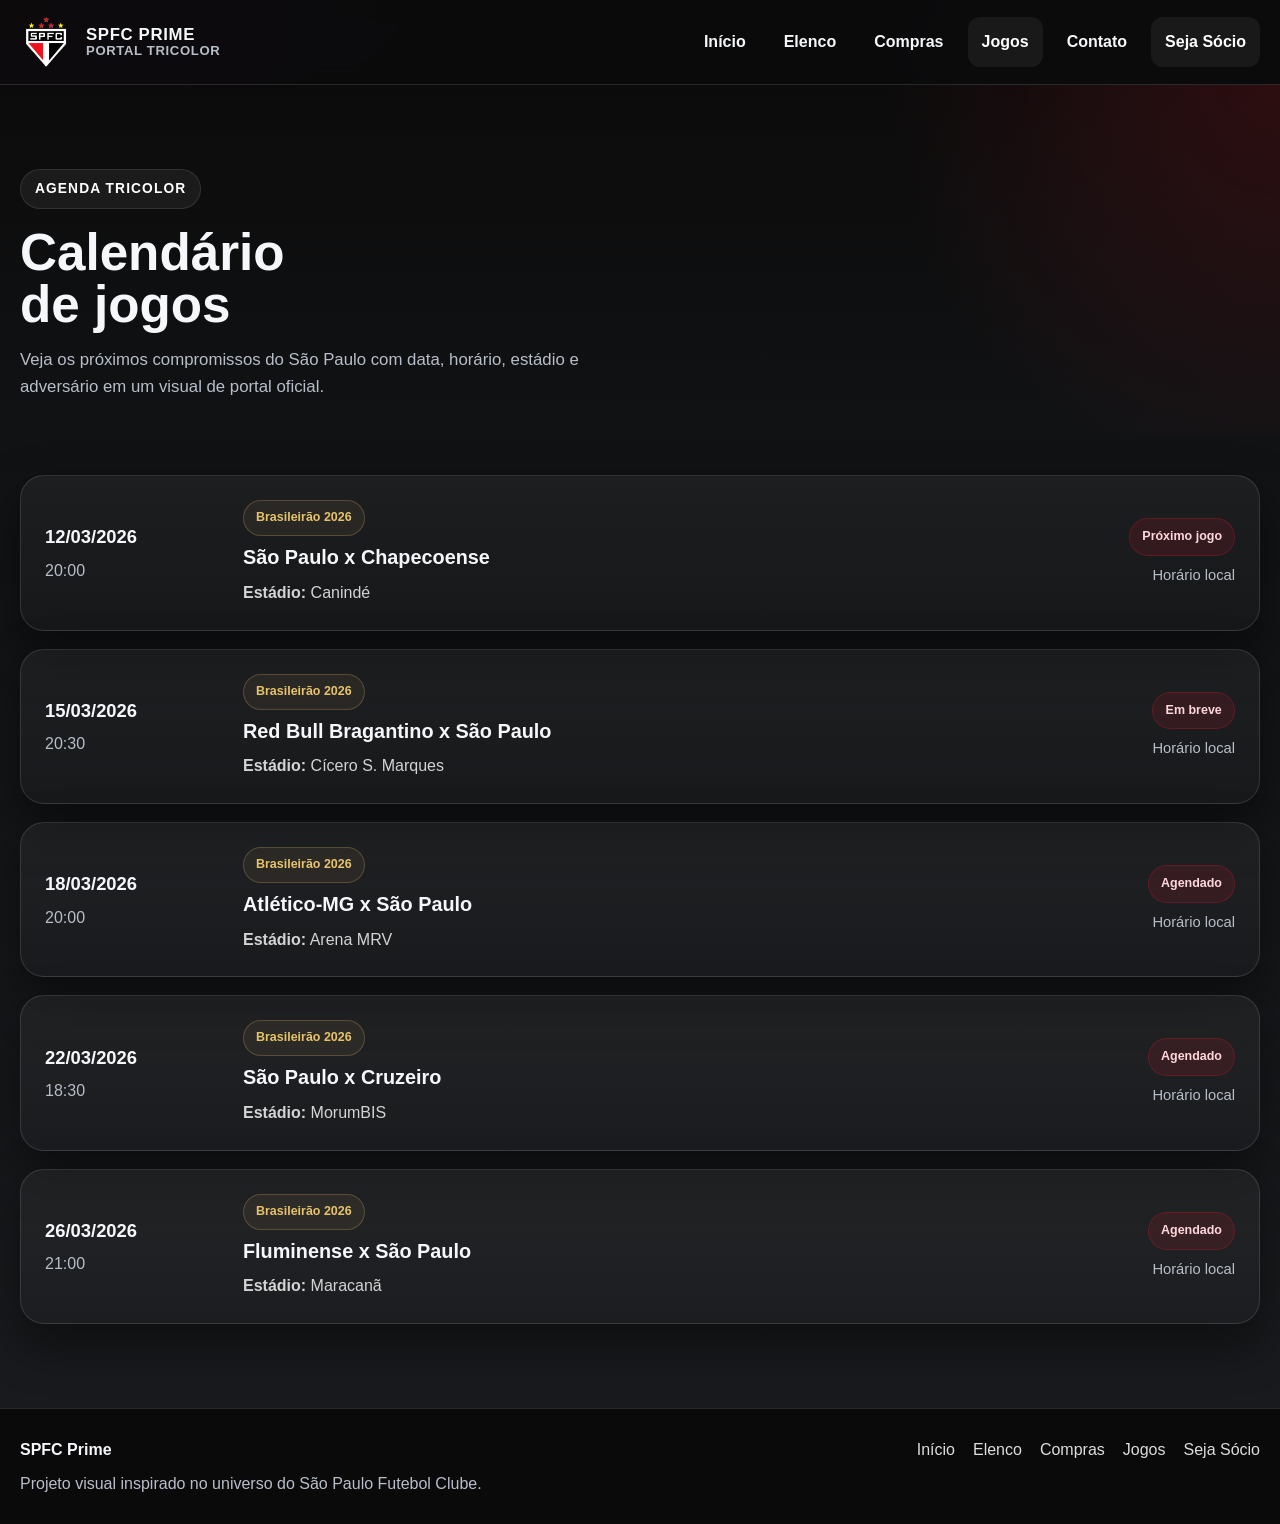
<file: HTML/jogos.html>
<!DOCTYPE html>
<html lang="pt-BR">
<head>
  <meta charset="UTF-8">
  <meta name="viewport" content="width=device-width, initial-scale=1.0">
  <title>SPFC Prime | Jogos</title>
  <link rel="stylesheet" href="../css/style.css">
</head>
<body>

  <header class="site-header">
    <div class="container header-wrap">
      <a href="index.html" class="brand">
        <img src="../Imagens/Sao_paulo_fc_starslogo.png" alt="Logo do São Paulo FC" class="brand-logo">
        <div class="brand-text">
          <strong>SPFC Prime</strong>
          <span>Portal Tricolor</span>
        </div>
      </a>

      <nav class="main-nav">
        <a href="../index.html">Início</a>
        <a href="elenco.html">Elenco</a>
        <a href="compras.html">Compras</a>
        <a href="jogos.html" class="active">Jogos</a>
        <a href="contato.html">Contato</a>
                <a href="Seja-socio.html" class="active">Seja Sócio</a>
      </nav>
    </div>
  </header>

  <main>
    <section class="page-top">
      <div class="container">
        <span class="eyebrow">Agenda Tricolor</span>
        <h1>Calendário de jogos</h1>
        <p>
          Veja os próximos compromissos do São Paulo com data, horário,
          estádio e adversário em um visual de portal oficial.
        </p>
      </div>
    </section>

    <section class="games-section">
      <div class="container">
        <div class="games-list">

          <article class="game-row">
            <div class="game-date">
              <strong>12/03/2026</strong>
              <span>20:00</span>
            </div>

            <div class="game-center">
              <span class="game-league">Brasileirão 2026</span>
              <div class="game-match">São Paulo x Chapecoense</div>
              <div class="game-stadium"><b>Estádio:</b> Canindé</div>
            </div>

            <div class="game-status">
              <span class="status-pill">Próximo jogo</span>
              <span class="status-time">Horário local</span>
            </div>
          </article>

          <article class="game-row">
            <div class="game-date">
              <strong>15/03/2026</strong>
              <span>20:30</span>
            </div>

            <div class="game-center">
              <span class="game-league">Brasileirão 2026</span>
              <div class="game-match">Red Bull Bragantino x São Paulo</div>
              <div class="game-stadium"><b>Estádio:</b> Cícero S. Marques</div>
            </div>

            <div class="game-status">
              <span class="status-pill">Em breve</span>
              <span class="status-time">Horário local</span>
            </div>
          </article>

          <article class="game-row">
            <div class="game-date">
              <strong>18/03/2026</strong>
              <span>20:00</span>
            </div>

            <div class="game-center">
              <span class="game-league">Brasileirão 2026</span>
              <div class="game-match">Atlético-MG x São Paulo</div>
              <div class="game-stadium"><b>Estádio:</b> Arena MRV</div>
            </div>

            <div class="game-status">
              <span class="status-pill">Agendado</span>
              <span class="status-time">Horário local</span>
            </div>
          </article>

          <article class="game-row">
            <div class="game-date">
              <strong>22/03/2026</strong>
              <span>18:30</span>
            </div>

            <div class="game-center">
              <span class="game-league">Brasileirão 2026</span>
              <div class="game-match">São Paulo x Cruzeiro</div>
              <div class="game-stadium"><b>Estádio:</b> MorumBIS</div>
            </div>

            <div class="game-status">
              <span class="status-pill">Agendado</span>
              <span class="status-time">Horário local</span>
            </div>
          </article>

          <article class="game-row">
            <div class="game-date">
              <strong>26/03/2026</strong>
              <span>21:00</span>
            </div>

            <div class="game-center">
              <span class="game-league">Brasileirão 2026</span>
              <div class="game-match">Fluminense x São Paulo</div>
              <div class="game-stadium"><b>Estádio:</b> Maracanã</div>
            </div>

            <div class="game-status">
              <span class="status-pill">Agendado</span>
              <span class="status-time">Horário local</span>
            </div>
          </article>

        </div>
      </div>
    </section>
  </main>

  <footer class="site-footer">
    <div class="container footer-wrap">
      <div>
        <strong>SPFC Prime</strong>
        <p>Projeto visual inspirado no universo do São Paulo Futebol Clube.</p>
      </div>

      <nav class="footer-nav">
        <a href="index.html">Início</a>
        <a href="elenco.html">Elenco</a>
        <a href="compras.html">Compras</a>
        <a href="jogos.html">Jogos</a>
        <a href="Seja-socio.html">Seja Sócio</a>
      </nav>
    </div>
  </footer>

</body>
</html>
</file>
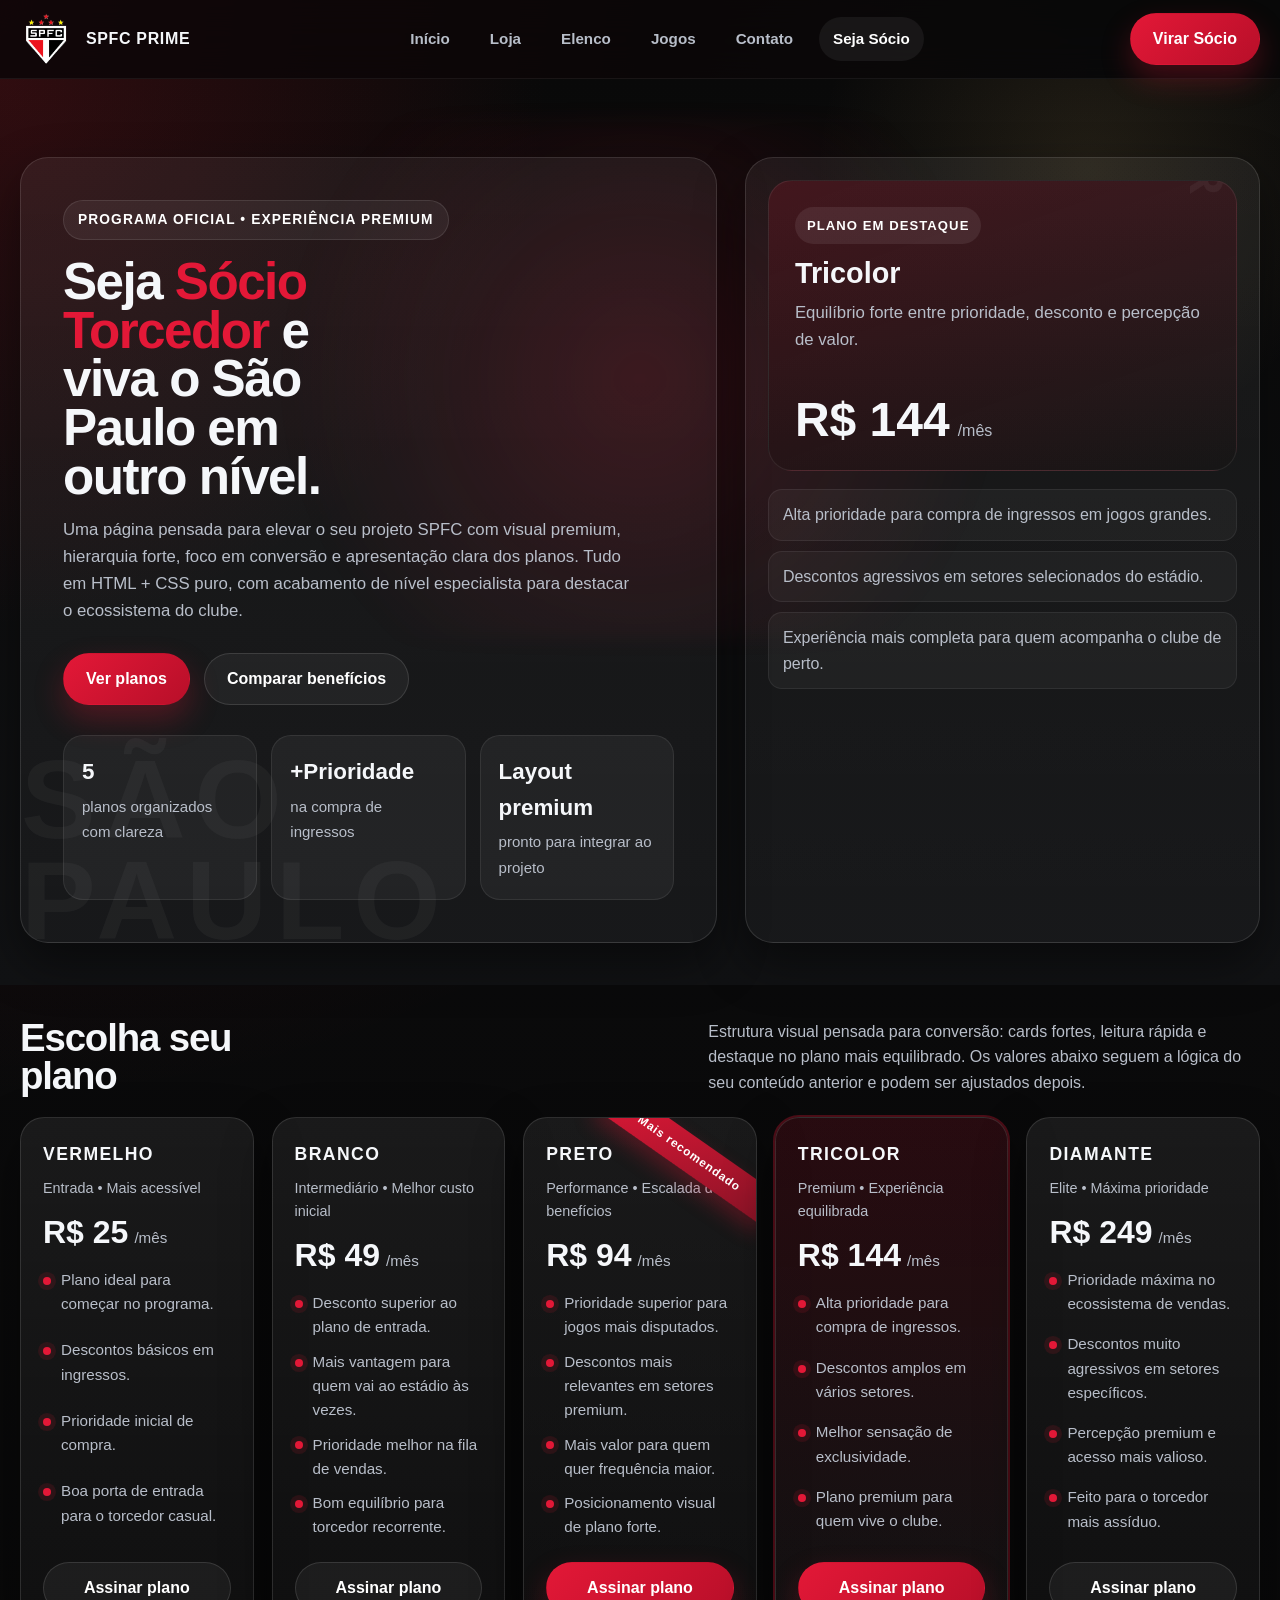
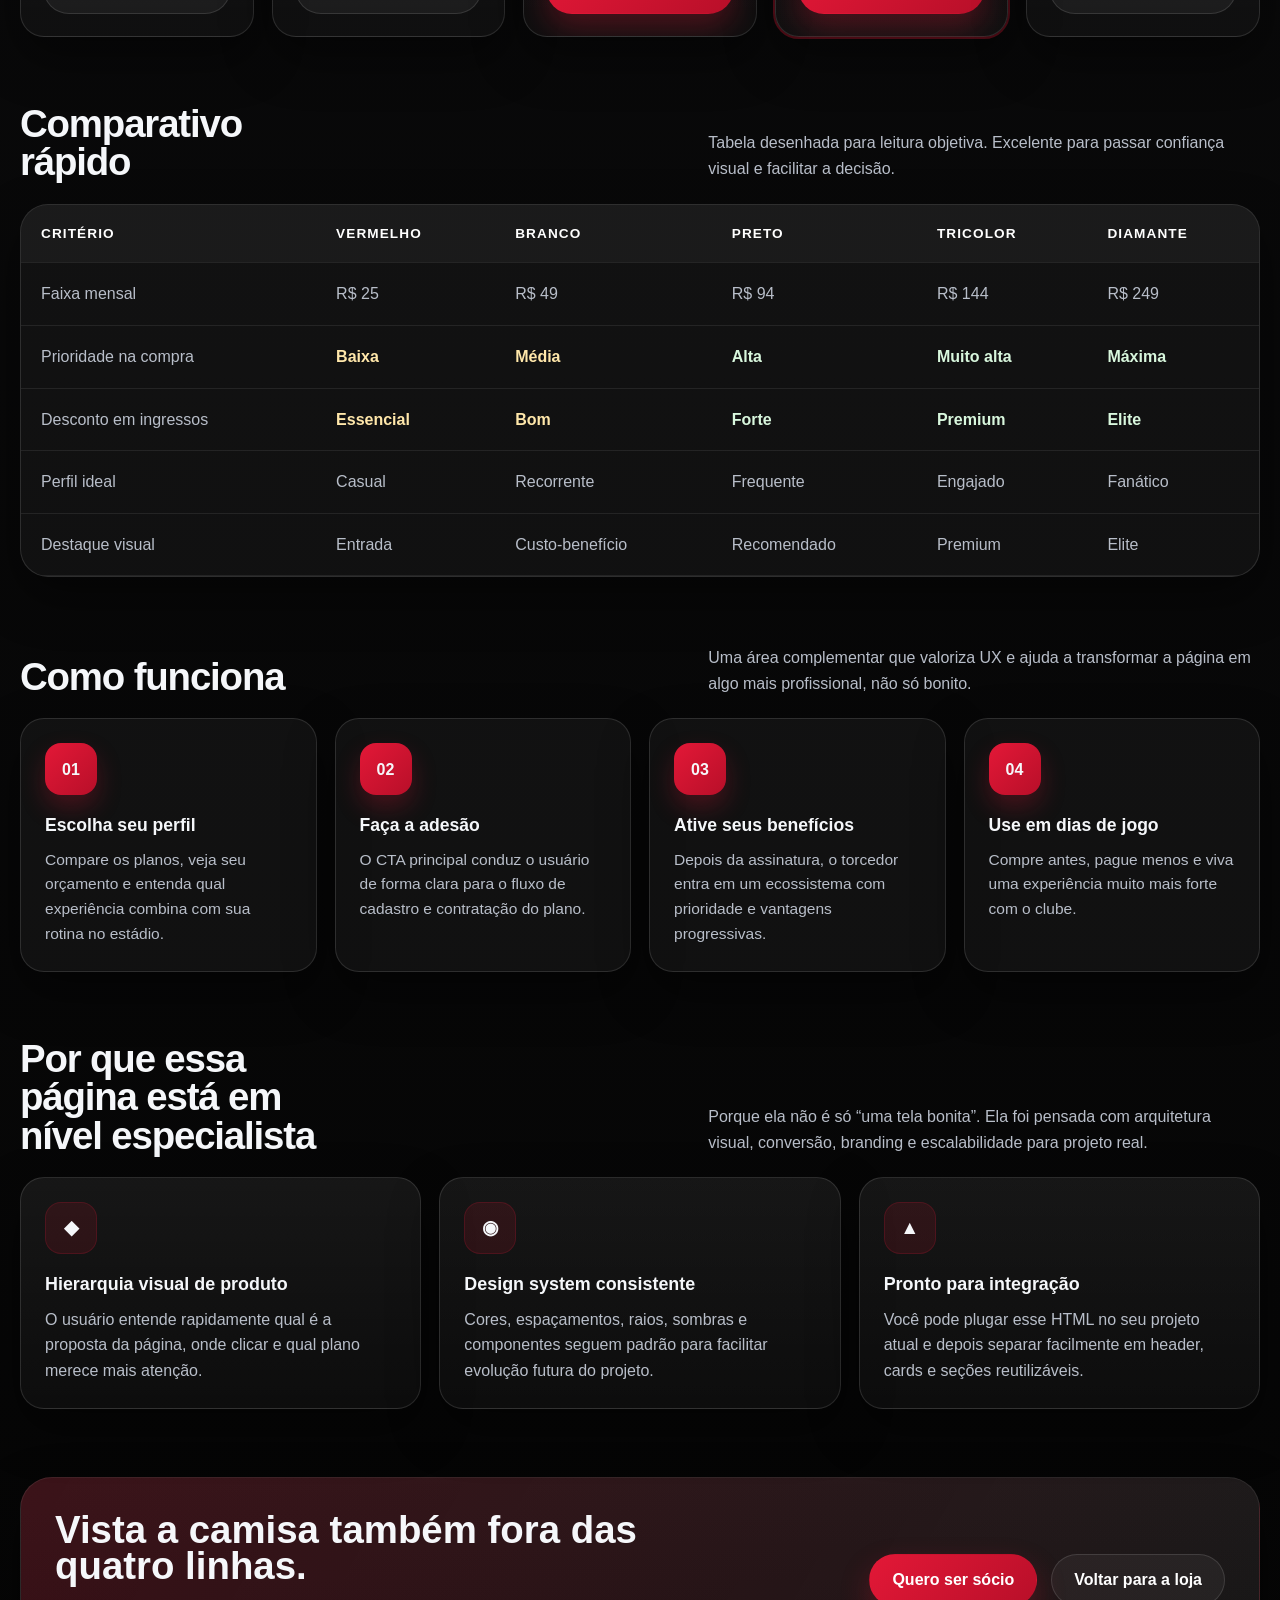
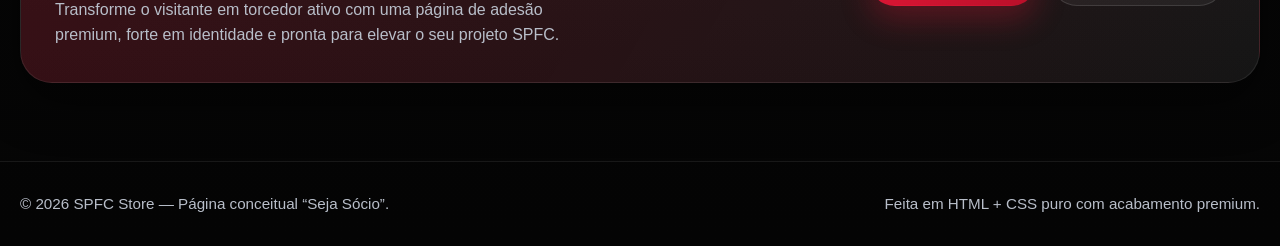
<file: HTML/Seja-socio.html>
<!DOCTYPE html>
<html lang="pt-BR">

<head>
    <meta charset="UTF-8" />
    <meta name="viewport" content="width=device-width, initial-scale=1.0" />
    <title>Seja Sócio | SPFC Store</title>
</head>
<body>
    <header class="topbar">
        <div class="container topbar-inner">
            <a href="#" class="brand">
                <link rel="stylesheet" href="../Imagens/Sao_paulo_fc_starslogo.png">
                <link rel="stylesheet" href="../css/style.css">
                     <img src="../Imagens/Sao_paulo_fc_starslogo.png" alt="Logo do São Paulo FC" class="brand-logo">
                <span>SPFC Prime</span>
            </a>

            <nav class="nav">
                <a href="../index.html">Início</a>
                <a href="compras.html">Loja</a>
                <a href="elenco.html">Elenco</a>
                <a href="jogos.html">Jogos</a>
                <a href="contato.html">Contato</a>
                <a href="Seja-socio.html" class="active">Seja Sócio</a>
            </nav>

            <a href="#planos" class="btn btn-primary">Virar Sócio</a>
        </div>
    </header>

    <main>
        <section class="hero">
            <div class="container hero-grid">
                <div class="hero-copy">
                    <span class="eyebrow">Programa Oficial • Experiência Premium</span>
                    <h1>Seja <span>Sócio Torcedor</span> e viva o São Paulo em outro nível.</h1>
                    <p>
                        Uma página pensada para elevar o seu projeto SPFC com visual premium, hierarquia forte,
                        foco em conversão e apresentação clara dos planos. Tudo em HTML + CSS puro, com acabamento
                        de nível especialista para destacar o ecossistema do clube.
                    </p>

                    <div class="hero-actions">
                        <a href="#planos" class="btn btn-primary">Ver planos</a>
                        <a href="#comparativo" class="btn btn-secondary">Comparar benefícios</a>
                    </div>

                    <div class="hero-stats">
                        <div class="stat">
                            <strong>5</strong>
                            <span>planos organizados com clareza</span>
                        </div>
                        <div class="stat">
                            <strong>+Prioridade</strong>
                            <span>na compra de ingressos</span>
                        </div>
                        <div class="stat">
                            <strong>Layout premium</strong>
                            <span>pronto para integrar ao projeto</span>
                        </div>
                    </div>
                </div>

                <aside class="hero-panel">
                    <div class="membership-highlight">
                        <div>
                            <span class="membership-tag">Plano em destaque</span>
                            <h2>Tricolor</h2>
                            <p class="muted-note">Equilíbrio forte entre prioridade, desconto e percepção de valor.</p>
                        </div>

                        <div>
                            <div class="price">
                                <strong>R$ 144</strong>
                                <span>/mês</span>
                            </div>
                        </div>
                    </div>

                    <ul class="mini-benefits">
                        <li>Alta prioridade para compra de ingressos em jogos grandes.</li>
                        <li>Descontos agressivos em setores selecionados do estádio.</li>
                        <li>Experiência mais completa para quem acompanha o clube de perto.</li>
                    </ul>
                </aside>
            </div>
        </section>

        <section id="planos">
            <div class="container">
                <div class="section-head">
                    <div>
                        <h2>Escolha seu plano</h2>
                    </div>
                    <p>
                        Estrutura visual pensada para conversão: cards fortes, leitura rápida e destaque no plano
                        mais equilibrado. Os valores abaixo seguem a lógica do seu conteúdo anterior e podem ser
                        ajustados depois.
                    </p>
                </div>

                <div class="plans-grid">
                    <article class="plan-card">
                        <div class="plan-name">Vermelho</div>
                        <div class="plan-tier">Entrada • Mais acessível</div>
                        <div class="plan-price">
                            <strong>R$ 25</strong>
                            <span>/mês</span>
                        </div>
                        <ul class="plan-list">
                            <li>Plano ideal para começar no programa.</li>
                            <li>Descontos básicos em ingressos.</li>
                            <li>Prioridade inicial de compra.</li>
                            <li>Boa porta de entrada para o torcedor casual.</li>
                        </ul>
                        <a href="#" class="btn btn-secondary">Assinar plano</a>
                    </article>

                    <article class="plan-card">
                        <div class="plan-name">Branco</div>
                        <div class="plan-tier">Intermediário • Melhor custo inicial</div>
                        <div class="plan-price">
                            <strong>R$ 49</strong>
                            <span>/mês</span>
                        </div>
                        <ul class="plan-list">
                            <li>Desconto superior ao plano de entrada.</li>
                            <li>Mais vantagem para quem vai ao estádio às vezes.</li>
                            <li>Prioridade melhor na fila de vendas.</li>
                            <li>Bom equilíbrio para torcedor recorrente.</li>
                        </ul>
                        <a href="#" class="btn btn-secondary">Assinar plano</a>
                    </article>

                    <article class="plan-card">
                        <span class="ribbon">Mais recomendado</span>
                        <div class="plan-name">Preto</div>
                        <div class="plan-tier">Performance • Escalada de benefícios</div>
                        <div class="plan-price">
                            <strong>R$ 94</strong>
                            <span>/mês</span>
                        </div>
                        <ul class="plan-list">
                            <li>Prioridade superior para jogos mais disputados.</li>
                            <li>Descontos mais relevantes em setores premium.</li>
                            <li>Mais valor para quem quer frequência maior.</li>
                            <li>Posicionamento visual de plano forte.</li>
                        </ul>
                        <a href="#" class="btn btn-primary">Assinar plano</a>
                    </article>

                    <article class="plan-card featured">
                        <div class="plan-name">Tricolor</div>
                        <div class="plan-tier">Premium • Experiência equilibrada</div>
                        <div class="plan-price">
                            <strong>R$ 144</strong>
                            <span>/mês</span>
                        </div>
                        <ul class="plan-list">
                            <li>Alta prioridade para compra de ingressos.</li>
                            <li>Descontos amplos em vários setores.</li>
                            <li>Melhor sensação de exclusividade.</li>
                            <li>Plano premium para quem vive o clube.</li>
                        </ul>
                        <a href="#" class="btn btn-primary">Assinar plano</a>
                    </article>

                    <article class="plan-card">
                        <div class="plan-name">Diamante</div>
                        <div class="plan-tier">Elite • Máxima prioridade</div>
                        <div class="plan-price">
                            <strong>R$ 249</strong>
                            <span>/mês</span>
                        </div>
                        <ul class="plan-list">
                            <li>Prioridade máxima no ecossistema de vendas.</li>
                            <li>Descontos muito agressivos em setores específicos.</li>
                            <li>Percepção premium e acesso mais valioso.</li>
                            <li>Feito para o torcedor mais assíduo.</li>
                        </ul>
                        <a href="#" class="btn btn-secondary">Assinar plano</a>
                    </article>
                </div>
            </div>
        </section>

        <section id="comparativo">
            <div class="container">
                <div class="section-head">
                    <div>
                        <h2>Comparativo rápido</h2>
                    </div>
                    <p>
                        Tabela desenhada para leitura objetiva. Excelente para passar confiança visual e facilitar a
                        decisão.
                    </p>
                </div>

                <div class="compare-wrap">
                    <table>
                        <thead>
                            <tr>
                                <th>Critério</th>
                                <th>Vermelho</th>
                                <th>Branco</th>
                                <th>Preto</th>
                                <th>Tricolor</th>
                                <th>Diamante</th>
                            </tr>
                        </thead>
                        <tbody>
                            <tr>
                                <td>Faixa mensal</td>
                                <td>R$ 25</td>
                                <td>R$ 49</td>
                                <td>R$ 94</td>
                                <td>R$ 144</td>
                                <td>R$ 249</td>
                            </tr>
                            <tr>
                                <td>Prioridade na compra</td>
                                <td class="mid">Baixa</td>
                                <td class="mid">Média</td>
                                <td class="yes">Alta</td>
                                <td class="yes">Muito alta</td>
                                <td class="yes">Máxima</td>
                            </tr>
                            <tr>
                                <td>Desconto em ingressos</td>
                                <td class="mid">Essencial</td>
                                <td class="mid">Bom</td>
                                <td class="yes">Forte</td>
                                <td class="yes">Premium</td>
                                <td class="yes">Elite</td>
                            </tr>
                            <tr>
                                <td>Perfil ideal</td>
                                <td>Casual</td>
                                <td>Recorrente</td>
                                <td>Frequente</td>
                                <td>Engajado</td>
                                <td>Fanático</td>
                            </tr>
                            <tr>
                                <td>Destaque visual</td>
                                <td>Entrada</td>
                                <td>Custo-benefício</td>
                                <td>Recomendado</td>
                                <td>Premium</td>
                                <td>Elite</td>
                            </tr>
                        </tbody>
                    </table>
                </div>
            </div>
        </section>

        <section>
            <div class="container">
                <div class="section-head">
                    <div>
                        <h2>Como funciona</h2>
                    </div>
                    <p>
                        Uma área complementar que valoriza UX e ajuda a transformar a página em algo mais profissional,
                        não só bonito.
                    </p>
                </div>

                <div class="timeline">
                    <article class="step">
                        <div class="step-number">01</div>
                        <h3>Escolha seu perfil</h3>
                        <p>Compare os planos, veja seu orçamento e entenda qual experiência combina com sua rotina no
                            estádio.</p>
                    </article>

                    <article class="step">
                        <div class="step-number">02</div>
                        <h3>Faça a adesão</h3>
                        <p>O CTA principal conduz o usuário de forma clara para o fluxo de cadastro e contratação do
                            plano.</p>
                    </article>

                    <article class="step">
                        <div class="step-number">03</div>
                        <h3>Ative seus benefícios</h3>
                        <p>Depois da assinatura, o torcedor entra em um ecossistema com prioridade e vantagens
                            progressivas.</p>
                    </article>

                    <article class="step">
                        <div class="step-number">04</div>
                        <h3>Use em dias de jogo</h3>
                        <p>Compre antes, pague menos e viva uma experiência muito mais forte com o clube.</p>
                    </article>
                </div>
            </div>
        </section>

        <section>
            <div class="container">
                <div class="section-head">
                    <div>
                        <h2>Por que essa página está em nível especialista</h2>
                    </div>
                    <p>
                        Porque ela não é só “uma tela bonita”. Ela foi pensada com arquitetura visual, conversão,
                        branding e escalabilidade para projeto real.
                    </p>
                </div>

                <div class="benefits-grid">
                    <article class="benefit-card">
                        <strong>◆</strong>
                        <h3>Hierarquia visual de produto</h3>
                        <p>O usuário entende rapidamente qual é a proposta da página, onde clicar e qual plano merece
                            mais atenção.</p>
                    </article>

                    <article class="benefit-card">
                        <strong>◉</strong>
                        <h3>Design system consistente</h3>
                        <p>Cores, espaçamentos, raios, sombras e componentes seguem padrão para facilitar evolução
                            futura do projeto.</p>
                    </article>

                    <article class="benefit-card">
                        <strong>▲</strong>
                        <h3>Pronto para integração</h3>
                        <p>Você pode plugar esse HTML no seu projeto atual e depois separar facilmente em header, cards
                            e seções reutilizáveis.</p>
                    </article>
                </div>
            </div>
        </section>

        <section class="cta">
            <div class="container">
                <div class="cta-box">
                    <div>
                        <h2>Vista a camisa também fora das quatro linhas.</h2>
                        <p>
                            Transforme o visitante em torcedor ativo com uma página de adesão premium, forte em
                            identidade e pronta para elevar o seu projeto SPFC.
                        </p>
                    </div>

                    <div class="cta-actions">
                        <a href="#planos" class="btn btn-primary">Quero ser sócio</a>
                        <a href="compra.html" class="btn btn-secondary">Voltar para a loja</a>
                    </div>
                </div>
            </div>
        </section>
    </main>

    <footer class="footer">
        <div class="container footer-inner">
            <span>© 2026 SPFC Store — Página conceitual “Seja Sócio”.</span>
            <span>Feita em HTML + CSS puro com acabamento premium.</span>
        </div>
    </footer>
</body>

</html>
</file>
<file: css/style.css>
:root{
  --bg:#0b0b0c;
  --bg-soft:#121214;
  --panel:#17181b;
  --white:#ffffff;
  --text:#f3f3f3;
  --muted:#b9b9b9;
  --red:#e11d2e;
  --red-dark:#b71220;
  --gold:#d8b36a;
  --line:rgba(255,255,255,.08);
  --shadow:0 18px 50px rgba(0,0,0,.28);
  --radius:22px;
  --container:1200px;
}

*{
  margin:0;
  padding:0;
  box-sizing:border-box;
}

html{
  scroll-behavior:smooth;
}

body{
  font-family:Arial, Helvetica, sans-serif;
  background:var(--bg);
  color:var(--text);
  line-height:1.6;
}

img{
  max-width:100%;
  display:block;
}

a{
  text-decoration:none;
  color:inherit;
}

.container{
  width:min(92%, var(--container));
  margin:0 auto;
}

.site-header{
  position:sticky;
  top:0;
  z-index:1000;
  background:rgba(11,11,12,.94);
  border-bottom:1px solid var(--line);
  backdrop-filter:blur(10px);
}

.header-wrap{
  min-height:84px;
  display:flex;
  align-items:center;
  justify-content:space-between;
  gap:20px;
}

.brand{
  display:flex;
  align-items:center;
  gap:14px;
}

.brand-logo{
  width:52px;
  height:52px;
  object-fit:contain;
}

.brand-text{
  display:flex;
  flex-direction:column;
  line-height:1.1;
}

.brand-text strong{
  font-size:1.05rem;
}

.brand-text span{
  color:var(--muted);
  font-size:.82rem;
}

.main-nav{
  display:flex;
  gap:10px;
  flex-wrap:wrap;
}

.main-nav a{
  padding:12px 14px;
  border-radius:12px;
  font-weight:700;
  transition:.3s ease;
}

.main-nav a:hover,
.main-nav a.active{
  background:rgba(255,255,255,.06);
  color:var(--white);
}

.hero{
  padding:90px 0 70px;
  background:
    radial-gradient(circle at top left, rgba(225,29,46,.18), transparent 35%),
    radial-gradient(circle at 85% 10%, rgba(216,179,106,.12), transparent 20%),
    linear-gradient(180deg, #090909 0%, #111214 100%);
}

.hero-grid{
  display:grid;
  grid-template-columns:1.15fr .85fr;
  gap:34px;
  align-items:center;
}

.eyebrow{
  display:inline-block;
  text-transform:uppercase;
  letter-spacing:.15em;
  font-size:.78rem;
  color:var(--gold);
  margin-bottom:14px;
  font-weight:700;
}

.eyebrow.light{
  color:#f0d391;
}

.eyebrow.dark{
  color:#666;
}

.hero-copy h1,
.page-top h1{
  font-size:clamp(2.2rem, 4vw, 4.2rem);
  line-height:1.02;
  margin-bottom:16px;
  max-width:11ch;
}

.hero-copy p,
.page-top p{
  font-size:1.05rem;
  color:var(--muted);
  max-width:620px;
}

.hero-actions{
  display:flex;
  gap:14px;
  margin-top:28px;
  flex-wrap:wrap;
}

.btn{
  display:inline-flex;
  align-items:center;
  justify-content:center;
  min-height:50px;
  padding:0 22px;
  border-radius:14px;
  font-weight:700;
  transition:.3s ease;
}

.btn-primary{
  background:linear-gradient(135deg, var(--red) 0%, #ff4757 100%);
  color:#fff;
}

.btn-primary:hover{
  transform:translateY(-3px);
}

.btn-secondary{
  background:rgba(255,255,255,.05);
  color:#fff;
  border:1px solid var(--line);
}

.btn-secondary:hover{
  background:rgba(255,255,255,.09);
  transform:translateY(-3px);
}

.hero-card{
  background:linear-gradient(180deg, rgba(255,255,255,.04), rgba(255,255,255,.02));
  border:1px solid var(--line);
  border-radius:var(--radius);
  padding:30px;
  box-shadow:var(--shadow);
}

.card-label{
  display:inline-flex;
  padding:7px 12px;
  border-radius:999px;
  background:rgba(225,29,46,.12);
  border:1px solid rgba(225,29,46,.25);
  color:#ffd7dc;
  font-size:.76rem;
  font-weight:700;
  margin-bottom:16px;
}

.hero-card h2{
  font-size:1.8rem;
  margin-bottom:10px;
}

.hero-card p{
  color:var(--muted);
  margin-bottom:20px;
}

.hero-mini-box{
  background:#0d0d0f;
  border:1px solid var(--line);
  border-radius:18px;
  padding:18px;
}

.hero-mini-box span{
  display:block;
  font-size:.82rem;
  color:var(--gold);
  margin-bottom:6px;
}

.hero-mini-box strong{
  display:block;
  font-size:1.1rem;
  margin-bottom:4px;
}

.hero-mini-box small{
  color:var(--muted);
}

.matches-section{
  padding:84px 0;
  background:linear-gradient(180deg, #101113 0%, #15171a 100%);
}

.section-head{
  display:flex;
  align-items:end;
  justify-content:space-between;
  gap:20px;
  margin-bottom:32px;
}

.section-head h2{
  font-size:clamp(1.8rem, 3vw, 2.8rem);
  line-height:1.08;
  max-width:14ch;
}

.section-link{
  font-weight:700;
  color:#ddd;
}

.matches-grid{
  display:grid;
  grid-template-columns:repeat(3, 1fr);
  gap:22px;
}

.match-card{
  background:linear-gradient(180deg, rgba(255,255,255,.05), rgba(255,255,255,.02));
  border:1px solid var(--line);
  border-radius:24px;
  padding:24px;
  box-shadow:var(--shadow);
  transition:.3s ease;
}

.match-card:hover{
  transform:translateY(-6px);
}

.match-top{
  display:flex;
  justify-content:space-between;
  gap:10px;
  margin-bottom:20px;
}

.match-badge{
  padding:8px 12px;
  border-radius:999px;
  background:rgba(216,179,106,.08);
  border:1px solid rgba(216,179,106,.26);
  color:var(--gold);
  font-size:.78rem;
  font-weight:700;
}

.match-date{
  color:var(--muted);
  font-size:.9rem;
}

.match-teams{
  margin-bottom:14px;
}

.match-teams strong{
  display:block;
  font-size:1.18rem;
}

.match-info{
  display:grid;
  gap:8px;
  color:#d7d7d7;
}

.features-section{
  padding:84px 0;
  background:#f4f4f4;
  color:#111;
}

.dark-head h2{
  color:#111;
}

.feature-grid{
  display:grid;
  grid-template-columns:repeat(3, 1fr);
  gap:22px;
}

.feature-card{
  background:#fff;
  border-radius:24px;
  padding:28px;
  box-shadow:0 14px 35px rgba(0,0,0,.08);
  border:1px solid rgba(0,0,0,.05);
  transition:.3s ease;
}

.feature-card:hover{
  transform:translateY(-6px);
}

.feature-icon{
  width:48px;
  height:48px;
  border-radius:14px;
  background:#111;
  color:#fff;
  display:grid;
  place-items:center;
  font-weight:800;
  margin-bottom:18px;
}

.feature-card h3{
  margin-bottom:10px;
  font-size:1.12rem;
}

.feature-card p{
  color:#555;
}

.page-top{
  padding:84px 0 34px;
  background:
    radial-gradient(circle at top right, rgba(225,29,46,.16), transparent 30%),
    linear-gradient(180deg, #0b0b0b 0%, #111214 100%);
}

.players-section{
  padding:34px 0 84px;
  background:linear-gradient(180deg, #f5f5f5 0%, #ececec 100%);
}

.players-grid{
  display:grid;
  grid-template-columns:repeat(4, 1fr);
  gap:22px;
}

.player-card{
  background:#fff;
  color:#111;
  border-radius:24px;
  overflow:hidden;
  box-shadow:0 16px 40px rgba(0,0,0,.08);
  border:1px solid rgba(0,0,0,.05);
  transition:.3s ease;
}

.player-card:hover{
  transform:translateY(-7px);
}

.player-photo{
  position:relative;
  height:320px;
  overflow:hidden;
  background:#121212;
}

.player-photo img{
  width:100%;
  height:100%;
  object-fit:cover;
  display:block;
}

.player-number{
  position:absolute;
  left:14px;
  bottom:14px;
  font-size:2.4rem;
  font-weight:900;
  color:rgba(255,255,255,.9);
  text-shadow:0 4px 14px rgba(0,0,0,.35);
}

.player-body{
  padding:20px;
}

.player-tag{
  display:inline-flex;
  padding:6px 10px;
  border-radius:999px;
  background:#f2f2f2;
  color:#333;
  font-size:.74rem;
  font-weight:800;
  margin-bottom:12px;
}

.player-body h3{
  font-size:1.14rem;
  margin-bottom:6px;
}

.player-role{
  color:#5a5a5a;
  margin-bottom:14px;
}

.player-meta{
  display:grid;
  gap:7px;
  color:#444;
  font-size:.94rem;
}

.site-footer{
  background:#0a0a0b;
  border-top:1px solid var(--line);
  padding:28px 0;
}

.footer-wrap{
  display:flex;
  justify-content:space-between;
  gap:24px;
  align-items:flex-start;
}

.footer-wrap p{
  color:var(--muted);
  margin-top:8px;
  max-width:520px;
}

.footer-nav{
  display:flex;
  gap:18px;
  flex-wrap:wrap;
  color:#ddd;
}

@media (max-width: 1100px){
  .hero-grid,
  .matches-grid,
  .feature-grid,
  .players-grid{
    grid-template-columns:repeat(2, 1fr);
  }
}

@media (max-width: 820px){
  .header-wrap,
  .section-head,
  .footer-wrap{
    flex-direction:column;
    align-items:flex-start;
  }

  .hero-grid,
  .matches-grid,
  .feature-grid,
  .players-grid{
    grid-template-columns:1fr;
  }

  .main-nav{
    gap:8px;
  }

  .hero{
    padding-top:60px;
  }

  .player-photo{
    height:280px;
  }
}
.shop-section{
  padding:40px 0 84px;
  background:linear-gradient(180deg, #f5f5f5 0%, #ececec 100%);
}

.shop-grid{
  display:grid;
  grid-template-columns:repeat(3, 1fr);
  gap:24px;
}

.product-card{
  background:#fff;
  color:#111;
  border-radius:24px;
  overflow:hidden;
  box-shadow:0 16px 40px rgba(0,0,0,.08);
  border:1px solid rgba(0,0,0,.05);
  transition:.3s ease;
}

.product-card:hover{
  transform:translateY(-7px);
}

.product-thumb{
  position:relative;
  height:320px;
  overflow:hidden;
  background:#111;
}

.product-thumb img{
  width:100%;
  height:100%;
  object-fit:cover;
  display:block;
  transition:.4s ease;
}

.product-card:hover .product-thumb img{
  transform:scale(1.05);
}

.product-badge{
  position:absolute;
  top:14px;
  left:14px;
  z-index:2;
  background:var(--red);
  color:#fff;
  font-size:.75rem;
  font-weight:800;
  padding:8px 12px;
  border-radius:999px;
}

.product-body{
  padding:22px;
}

.product-category{
  display:inline-flex;
  padding:6px 10px;
  border-radius:999px;
  background:#f2f2f2;
  color:#333;
  font-size:.75rem;
  font-weight:800;
  margin-bottom:12px;
}

.product-body h3{
  font-size:1.16rem;
  margin-bottom:8px;
}

.product-description{
  color:#5b5b5b;
  min-height:48px;
  margin-bottom:18px;
}

.product-footer{
  display:flex;
  align-items:center;
  justify-content:space-between;
  gap:14px;
}

.product-price{
  display:flex;
  flex-direction:column;
  line-height:1.1;
}

.product-price small{
  color:#777;
  font-size:.8rem;
  margin-bottom:4px;
}

.product-price strong{
  font-size:1.25rem;
}

.btn-buy{
  min-width:120px;
  min-height:46px;
  border:none;
  border-radius:14px;
  background:linear-gradient(135deg, var(--red) 0%, #ff4757 100%);
  color:#fff;
  font-weight:800;
  cursor:pointer;
  transition:.3s ease;
}

.btn-buy:hover{
  transform:translateY(-2px);
}

.games-section{
  padding:40px 0 84px;
  background:linear-gradient(180deg, #111214 0%, #181a1d 100%);
}

.games-list{
  display:grid;
  gap:18px;
}

.game-row{
  display:grid;
  grid-template-columns:180px 1fr 180px;
  gap:18px;
  align-items:center;
  padding:24px;
  border-radius:24px;
  border:1px solid var(--line);
  background:linear-gradient(180deg, rgba(255,255,255,.05), rgba(255,255,255,.02));
  box-shadow:var(--shadow);
  transition:.3s ease;
}

.game-row:hover{
  transform:translateY(-4px);
}

.game-date{
  display:grid;
  gap:6px;
}

.game-date strong{
  font-size:1.15rem;
}

.game-date span{
  color:var(--muted);
}

.game-center{
  display:grid;
  gap:10px;
}

.game-league{
  display:inline-flex;
  width:max-content;
  padding:7px 12px;
  border-radius:999px;
  background:rgba(216,179,106,.08);
  border:1px solid rgba(216,179,106,.26);
  color:var(--gold);
  font-size:.78rem;
  font-weight:700;
}

.game-match{
  font-size:1.24rem;
  font-weight:800;
  line-height:1.2;
}

.game-stadium{
  color:#d4d4d4;
}

.game-status{
  justify-self:end;
  display:grid;
  gap:8px;
  text-align:right;
}

.status-pill{
  display:inline-flex;
  justify-content:center;
  padding:8px 12px;
  border-radius:999px;
  background:rgba(225,29,46,.12);
  border:1px solid rgba(225,29,46,.26);
  color:#ffd7dc;
  font-size:.78rem;
  font-weight:800;
}

.status-time{
  color:var(--muted);
  font-size:.92rem;
}

@media (max-width:1100px){
  .shop-grid{
    grid-template-columns:repeat(2, 1fr);
  }

  .game-row{
    grid-template-columns:1fr;
  }

  .game-status{
    justify-self:start;
    text-align:left;
  }
}

@media (max-width:820px){
  .shop-grid{
    grid-template-columns:1fr;
  }

  .product-thumb{
    height:280px;
  }
}
.shop-filters-html input{
  display:none;
}

.shop-filter-buttons{
  display:flex;
  flex-wrap:wrap;
  gap:10px;
  margin-bottom:28px;
}

.shop-filter-buttons label{
  padding:11px 16px;
  border-radius:999px;
  border:1px solid rgba(0,0,0,.08);
  background:#fff;
  color:#222;
  font-weight:700;
  cursor:pointer;
  transition:.3s ease;
}

.shop-filter-buttons label:hover{
  background:#111;
  color:#fff;
}

#todos:checked ~ .shop-filter-buttons label[for="todos"],
#oficiais:checked ~ .shop-filter-buttons label[for="oficiais"],
#retro:checked ~ .shop-filter-buttons label[for="retro"],
#treino:checked ~ .shop-filter-buttons label[for="treino"],
#lifestyle:checked ~ .shop-filter-buttons label[for="lifestyle"]{
  background:#111;
  color:#fff;
}

#oficiais:checked ~ .shop-grid .product-card,
#retro:checked ~ .shop-grid .product-card,
#treino:checked ~ .shop-grid .product-card,
#lifestyle:checked ~ .shop-grid .product-card{
  display:none;
}

#todos:checked ~ .shop-grid .product-card{
  display:block;
}

#oficiais:checked ~ .shop-grid .oficial{
  display:block;
}

#retro:checked ~ .shop-grid .retro{
  display:block;
}

#treino:checked ~ .shop-grid .treino{
  display:block;
}

#lifestyle:checked ~ .shop-grid .lifestyle{
  display:block;
}
.contact-section{
  padding:40px 0 84px;
  background:linear-gradient(180deg, #f5f5f5 0%, #ececec 100%);
}

.contact-grid{
  display:grid;
  grid-template-columns:1fr 1.1fr;
  gap:24px;
}

.contact-card{
  background:#111;
  color:#fff;
  border-radius:24px;
  padding:28px;
  box-shadow:var(--shadow);
}

.contact-label{
  display:inline-flex;
  padding:7px 12px;
  border-radius:999px;
  background:rgba(225,29,46,.12);
  border:1px solid rgba(225,29,46,.26);
  color:#ffd7dc;
  font-size:.76rem;
  font-weight:700;
  margin-bottom:16px;
}

.contact-card h2{
  font-size:2rem;
  margin-bottom:12px;
}

.contact-card p{
  color:#d1d1d1;
  margin-bottom:24px;
}

.contact-info-list{
  display:grid;
  gap:16px;
}

.contact-info-item{
  padding:16px;
  border-radius:18px;
  background:rgba(255,255,255,.04);
  border:1px solid rgba(255,255,255,.06);
}

.contact-info-item strong{
  display:block;
  margin-bottom:4px;
}

.contact-info-item span{
  color:#d6d6d6;
}

.contact-form{
  background:#fff;
  border-radius:24px;
  padding:28px;
  box-shadow:0 16px 40px rgba(0,0,0,.08);
  border:1px solid rgba(0,0,0,.05);
}

.form-group{
  margin-bottom:18px;
}

.form-group label{
  display:block;
  font-weight:700;
  margin-bottom:8px;
  color:#111;
}

.form-group input,
.form-group textarea{
  width:100%;
  padding:14px 16px;
  border:1px solid #d9d9d9;
  border-radius:14px;
  font-size:1rem;
  outline:none;
  transition:.3s ease;
}

.form-group input:focus,
.form-group textarea:focus{
  border-color:var(--red);
  box-shadow:0 0 0 4px rgba(225,29,46,.10);
}

.btn-submit{
  min-height:48px;
  padding:0 20px;
  border:none;
  border-radius:14px;
  background:linear-gradient(135deg, var(--red) 0%, #ff4757 100%);
  color:#fff;
  font-weight:800;
  cursor:pointer;
  transition:.3s ease;
}

.btn-submit:hover{
  transform:translateY(-2px);
}

.news-section{
  padding:40px 0 84px;
  background:linear-gradient(180deg, #f5f5f5 0%, #ececec 100%);
}

.news-grid{
  display:grid;
  grid-template-columns:repeat(3, 1fr);
  gap:24px;
}

.news-card{
  background:#fff;
  border-radius:24px;
  overflow:hidden;
  box-shadow:0 16px 40px rgba(0,0,0,.08);
  border:1px solid rgba(0,0,0,.05);
  transition:.3s ease;
}

.news-card:hover{
  transform:translateY(-6px);
}

.news-card img{
  width:100%;
  height:240px;
  object-fit:cover;
  display:block;
}

.news-body{
  padding:22px;
  color:#111;
}

.news-tag{
  display:inline-flex;
  padding:6px 10px;
  border-radius:999px;
  background:#f2f2f2;
  color:#333;
  font-size:.75rem;
  font-weight:800;
  margin-bottom:12px;
}

.news-body h3{
  font-size:1.16rem;
  margin-bottom:10px;
}

.news-body p{
  color:#5c5c5c;
}

@media (max-width:1100px){
  .contact-grid,
  .news-grid{
    grid-template-columns:1fr;
  }
}
.plans-grid {
    display: grid;
    grid-template-columns: repeat(5, minmax(0, 1fr));
    gap: 18px;
    align-items: stretch;
}

.plan-card {
    position: relative;
    background: linear-gradient(180deg, rgba(255, 255, 255, 0.065), rgba(255, 255, 255, 0.03));
    border: 1px solid var(--line);
    border-radius: 24px;
    padding: 22px;
    box-shadow: var(--shadow);
    transition: transform .25s ease, border-color .25s ease, box-shadow .25s ease;
    overflow: hidden;

    height: 100%;
    display: flex;
    flex-direction: column;
}

.plan-list {
    display: grid;
    gap: 10px;
    margin-bottom: 22px;
    flex-grow: 1;
}

.plan-card .btn {
    width: 100%;
    margin-top: auto;
}
        :root {
            --bg: #070707;
            --bg-soft: #101010;
            --card: rgba(255, 255, 255, 0.06);
            --card-strong: rgba(255, 255, 255, 0.1);
            --text: #f5f7fa;
            --muted: #b8bec9;
            --line: rgba(255, 255, 255, 0.12);
            --primary: #e31837;
            --primary-2: #b80f29;
            --white: #ffffff;
            --gold: #e7c36a;
            --shadow: 0 20px 50px rgba(0, 0, 0, 0.45);
            --radius-xl: 28px;
            --radius-lg: 20px;
            --radius-md: 14px;
            --max: 1240px;
        }

        * {
            margin: 0;
            padding: 0;
            box-sizing: border-box;
        }

        html {
            scroll-behavior: smooth;
        }

        body {
            font-family: Inter, Arial, Helvetica, sans-serif;
            background:
                radial-gradient(circle at top left, rgba(227, 24, 55, 0.18), transparent 30%),
                radial-gradient(circle at 90% 10%, rgba(255, 255, 255, 0.08), transparent 18%),
                linear-gradient(180deg, #0c0c0d 0%, #050505 100%);
            color: var(--text);
            line-height: 1.6;
            overflow-x: hidden;
        }

        a {
            color: inherit;
            text-decoration: none;
        }

        img {
            max-width: 100%;
            display: block;
        }

        .container {
            width: min(100% - 32px, var(--max));
            margin-inline: auto;
        }

        .topbar {
            position: sticky;
            top: 0;
            z-index: 999;
            backdrop-filter: blur(18px);
            background: rgba(5, 5, 5, 0.72);
            border-bottom: 1px solid rgba(255, 255, 255, 0.06);
        }

        .topbar-inner {
            display: flex;
            align-items: center;
            justify-content: space-between;
            min-height: 78px;
            gap: 20px;
        }

        .brand {
            display: flex;
            align-items: center;
            gap: 14px;
            font-weight: 800;
            letter-spacing: 0.04em;
            text-transform: uppercase;
        }

        .brand-badge {
            width: 46px;
            height: 46px;
            border-radius: 14px;
            background: linear-gradient(135deg, var(--primary), #8e0017);
            display: grid;
            place-items: center;
            box-shadow: 0 12px 24px rgba(227, 24, 55, 0.35);
            font-size: 0.95rem;
            font-weight: 900;
        }

        .nav {
            display: flex;
            align-items: center;
            gap: 12px;
            flex-wrap: wrap;
        }

        .nav a {
            color: var(--muted);
            padding: 10px 14px;
            border-radius: 999px;
            transition: 0.25s ease;
            font-weight: 600;
            font-size: 0.95rem;
        }

        .nav a:hover,
        .nav a.active {
            color: var(--white);
            background: rgba(255, 255, 255, 0.06);
        }

        .btn {
            display: inline-flex;
            align-items: center;
            justify-content: center;
            gap: 10px;
            min-height: 52px;
            padding: 0 22px;
            border-radius: 999px;
            border: 1px solid transparent;
            font-weight: 800;
            cursor: pointer;
            transition: transform .25s ease, box-shadow .25s ease, background .25s ease, border-color .25s ease;
        }

        .btn:hover {
            transform: translateY(-2px);
        }

        .btn-primary {
            background: linear-gradient(135deg, var(--primary), var(--primary-2));
            color: var(--white);
            box-shadow: 0 14px 30px rgba(227, 24, 55, 0.28);
        }

        .btn-secondary {
            background: rgba(255, 255, 255, 0.05);
            color: var(--white);
            border-color: rgba(255, 255, 255, 0.12);
        }

        .hero {
            position: relative;
            padding: 78px 0 42px;
            isolation: isolate;
        }

        .hero::before {
            content: "";
            position: absolute;
            inset: 40px auto auto 50%;
            translate: -50% 0;
            width: min(90vw, 1080px);
            height: 520px;
            background: radial-gradient(circle, rgba(227, 24, 55, 0.18), transparent 60%);
            z-index: -1;
            filter: blur(10px);
        }

        .hero-grid {
            display: grid;
            grid-template-columns: 1.15fr 0.85fr;
            gap: 28px;
            align-items: stretch;
        }

        .hero-copy,
        .hero-panel {
            border: 1px solid var(--line);
            background: linear-gradient(180deg, rgba(255, 255, 255, 0.06), rgba(255, 255, 255, 0.03));
            border-radius: var(--radius-xl);
            box-shadow: var(--shadow);
        }

        .hero-copy {
            padding: 42px;
            position: relative;
            overflow: hidden;
        }

        .hero-copy::after {
            content: "SÃO PAULO";
            position: absolute;
            right: -24px;
            bottom: -10px;
            font-size: clamp(3rem, 9vw, 7rem);
            font-weight: 900;
            line-height: 0.9;
            letter-spacing: 0.08em;
            color: rgba(255, 255, 255, 0.04);
            pointer-events: none;
        }

        .eyebrow {
            display: inline-flex;
            align-items: center;
            gap: 10px;
            padding: 8px 14px;
            border-radius: 999px;
            background: rgba(255, 255, 255, 0.06);
            border: 1px solid rgba(255, 255, 255, 0.1);
            color: var(--white);
            font-size: 0.86rem;
            font-weight: 800;
            letter-spacing: 0.08em;
            text-transform: uppercase;
            margin-bottom: 18px;
        }

        .hero h1 {
            font-size: clamp(2.3rem, 4vw, 4.8rem);
            line-height: 0.95;
            margin-bottom: 16px;
            letter-spacing: -0.03em;
        }

        .hero h1 span {
            color: var(--primary);
        }

        .hero p {
            color: var(--muted);
            max-width: 62ch;
            font-size: 1.05rem;
            margin-bottom: 28px;
        }

        .hero-actions {
            display: flex;
            flex-wrap: wrap;
            gap: 14px;
            margin-bottom: 30px;
        }

        .hero-stats {
            display: grid;
            grid-template-columns: repeat(3, minmax(0, 1fr));
            gap: 14px;
        }

        .stat {
            padding: 18px;
            border-radius: var(--radius-lg);
            background: rgba(255, 255, 255, 0.05);
            border: 1px solid rgba(255, 255, 255, 0.08);
        }

        .stat strong {
            display: block;
            font-size: 1.4rem;
            margin-bottom: 4px;
        }

        .stat span {
            color: var(--muted);
            font-size: 0.94rem;
        }

        .hero-panel {
            padding: 22px;
            display: flex;
            flex-direction: column;
            gap: 18px;
        }

        .membership-highlight {
            position: relative;
            border-radius: 24px;
            padding: 26px;
            background:
                linear-gradient(160deg, rgba(227, 24, 55, 0.22), rgba(255, 255, 255, 0.04)),
                linear-gradient(180deg, #161616, #0d0d0d);
            border: 1px solid rgba(255, 255, 255, 0.08);
            min-height: 260px;
            display: flex;
            flex-direction: column;
            justify-content: space-between;
            overflow: hidden;
        }

        .membership-highlight::before {
            content: "TRICOLOR";
            position: absolute;
            right: -8px;
            top: 14px;
            font-weight: 900;
            font-size: 3rem;
            color: rgba(255, 255, 255, 0.05);
            transform: rotate(90deg);
            transform-origin: top right;
        }

        .membership-tag {
            display: inline-flex;
            width: fit-content;
            padding: 8px 12px;
            border-radius: 999px;
            background: rgba(255, 255, 255, 0.08);
            color: var(--white);
            font-size: 0.82rem;
            font-weight: 800;
            text-transform: uppercase;
            letter-spacing: 0.08em;
        }

        .membership-highlight h2 {
            font-size: 1.8rem;
            line-height: 1.05;
            margin: 14px 0 10px;
        }

        .price {
            display: flex;
            align-items: baseline;
            gap: 8px;
            margin-top: 14px;
        }

        .price strong {
            font-size: 3rem;
            line-height: 1;
        }

        .price span {
            color: var(--muted);
            font-size: 1rem;
        }

        .mini-benefits {
            display: grid;
            gap: 10px;
        }

        .mini-benefits li {
            list-style: none;
            padding: 12px 14px;
            border-radius: 14px;
            background: rgba(255, 255, 255, 0.04);
            border: 1px solid rgba(255, 255, 255, 0.07);
            color: var(--muted);
        }

        section {
            padding: 34px 0;
        }

        .section-head {
            display: flex;
            align-items: end;
            justify-content: space-between;
            gap: 20px;
            margin-bottom: 22px;
        }

        .section-head h2 {
            font-size: clamp(1.7rem, 3vw, 2.6rem);
            line-height: 1;
            letter-spacing: -0.03em;
        }

        .section-head p {
            color: var(--muted);
            max-width: 62ch;
        }

        .plans-grid {
            display: grid;
            grid-template-columns: repeat(5, minmax(0, 1fr));
            gap: 18px;
        }

        .plan-card {
            position: relative;
            background: linear-gradient(180deg, rgba(255, 255, 255, 0.065), rgba(255, 255, 255, 0.03));
            border: 1px solid var(--line);
            border-radius: 24px;
            padding: 22px;
            box-shadow: var(--shadow);
            transition: transform .25s ease, border-color .25s ease, box-shadow .25s ease;
            overflow: hidden;
        }

        .plan-card:hover {
            transform: translateY(-6px);
            border-color: rgba(227, 24, 55, 0.42);
            box-shadow: 0 22px 50px rgba(0, 0, 0, .45);
        }

        .plan-card.featured {
            outline: 2px solid rgba(227, 24, 55, 0.3);
            background:
                linear-gradient(180deg, rgba(227, 24, 55, 0.14), rgba(255, 255, 255, 0.04));
        }

        .ribbon {
            position: absolute;
            top: 18px;
            right: -34px;
            background: linear-gradient(135deg, var(--primary), #891326);
            color: var(--white);
            padding: 8px 40px;
            font-size: 0.74rem;
            font-weight: 800;
            letter-spacing: 0.08em;
            transform: rotate(35deg);
            box-shadow: 0 10px 20px rgba(227, 24, 55, 0.28);
        }

        .plan-name {
            font-size: 1.1rem;
            font-weight: 900;
            letter-spacing: 0.08em;
            text-transform: uppercase;
            margin-bottom: 8px;
        }

        .plan-tier {
            color: var(--muted);
            font-size: 0.9rem;
            margin-bottom: 16px;
        }

        .plan-price {
            display: flex;
            align-items: baseline;
            gap: 6px;
            margin-bottom: 18px;
        }

        .plan-price strong {
            font-size: 2rem;
            line-height: 1;
        }

        .plan-price span {
            color: var(--muted);
            font-size: 0.95rem;
        }

        .plan-list {
            display: grid;
            gap: 10px;
            margin-bottom: 22px;
        }

        .plan-list li {
            list-style: none;
            color: var(--muted);
            padding-left: 18px;
            position: relative;
            font-size: 0.95rem;
        }

        .plan-list li::before {
            content: "";
            width: 8px;
            height: 8px;
            border-radius: 999px;
            background: var(--primary);
            position: absolute;
            left: 0;
            top: 0.56rem;
            box-shadow: 0 0 0 5px rgba(227, 24, 55, 0.12);
        }

        .plan-card .btn {
            width: 100%;
        }

        .compare-wrap {
            overflow-x: auto;
            border-radius: var(--radius-xl);
            border: 1px solid var(--line);
            background: rgba(255, 255, 255, 0.04);
            box-shadow: var(--shadow);
        }

        table {
            width: 100%;
            border-collapse: collapse;
            min-width: 860px;
        }

        th,
        td {
            padding: 18px 20px;
            border-bottom: 1px solid rgba(255, 255, 255, 0.08);
            text-align: left;
        }

        th {
            font-size: 0.85rem;
            text-transform: uppercase;
            letter-spacing: 0.08em;
            color: var(--white);
            background: rgba(255, 255, 255, 0.04);
            position: sticky;
            top: 0;
        }

        td {
            color: var(--muted);
        }

        tbody tr:hover td {
            background: rgba(255, 255, 255, 0.025);
        }

        .yes {
            color: #d8f7dd;
            font-weight: 700;
        }

        .mid {
            color: #ffe7aa;
            font-weight: 700;
        }

        .timeline {
            display: grid;
            grid-template-columns: repeat(4, minmax(0, 1fr));
            gap: 18px;
        }

        .step {
            padding: 24px;
            border-radius: 24px;
            border: 1px solid var(--line);
            background: rgba(255, 255, 255, 0.045);
            position: relative;
            box-shadow: var(--shadow);
        }

        .step-number {
            width: 52px;
            height: 52px;
            display: grid;
            place-items: center;
            border-radius: 16px;
            background: linear-gradient(135deg, var(--primary), var(--primary-2));
            font-weight: 900;
            margin-bottom: 16px;
            box-shadow: 0 12px 24px rgba(227, 24, 55, 0.25);
        }

        .step h3 {
            margin-bottom: 8px;
            font-size: 1.1rem;
        }

        .step p {
            color: var(--muted);
            font-size: 0.97rem;
        }

        .benefits-grid {
            display: grid;
            grid-template-columns: repeat(3, minmax(0, 1fr));
            gap: 18px;
        }

        .benefit-card {
            padding: 24px;
            border-radius: 24px;
            border: 1px solid var(--line);
            background: linear-gradient(180deg, rgba(255, 255, 255, 0.065), rgba(255, 255, 255, 0.03));
            box-shadow: var(--shadow);
        }

        .benefit-card strong {
            display: inline-flex;
            align-items: center;
            justify-content: center;
            width: 52px;
            height: 52px;
            border-radius: 16px;
            font-size: 1.2rem;
            margin-bottom: 16px;
            background: rgba(227, 24, 55, 0.12);
            border: 1px solid rgba(227, 24, 55, 0.18);
        }

        .benefit-card h3 {
            margin-bottom: 8px;
            font-size: 1.12rem;
        }

        .benefit-card p {
            color: var(--muted);
        }

        .cta {
            padding-bottom: 78px;
        }

        .cta-box {
            border-radius: 32px;
            padding: 34px;
            background:
                linear-gradient(120deg, rgba(227, 24, 55, 0.2), rgba(255, 255, 255, 0.04)),
                linear-gradient(180deg, #121212, #0c0c0c);
            border: 1px solid rgba(255, 255, 255, 0.08);
            display: grid;
            grid-template-columns: 1.2fr 0.8fr;
            gap: 22px;
            align-items: center;
            box-shadow: var(--shadow);
        }

        .cta-box h2 {
            font-size: clamp(2rem, 3vw, 3.2rem);
            line-height: 0.95;
            margin-bottom: 12px;
        }

        .cta-box p {
            color: var(--muted);
            max-width: 60ch;
        }

        .cta-actions {
            display: flex;
            gap: 14px;
            flex-wrap: wrap;
            justify-content: flex-end;
        }

        .footer {
            border-top: 1px solid rgba(255, 255, 255, 0.08);
            background: rgba(0, 0, 0, 0.22);
        }

        .footer-inner {
            min-height: 84px;
            display: flex;
            justify-content: space-between;
            align-items: center;
            gap: 20px;
            color: var(--muted);
            font-size: 0.95rem;
            flex-wrap: wrap;
        }

        .muted-note {
            color: var(--muted);
            font-size: 0.92rem;
            margin-top: 12px;
        }

        @media (max-width: 1180px) {
            .plans-grid {
                grid-template-columns: repeat(3, minmax(0, 1fr));
            }

            .timeline,
            .benefits-grid {
                grid-template-columns: repeat(2, minmax(0, 1fr));
            }
        }

        @media (max-width: 920px) {

            .hero-grid,
            .cta-box {
                grid-template-columns: 1fr;
            }

            .hero-copy,
            .hero-panel,
            .cta-box {
                padding: 24px;
            }

            .plans-grid,
            .timeline,
            .benefits-grid,
            .hero-stats {
                grid-template-columns: 1fr;
            }

            .section-head {
                flex-direction: column;
                align-items: flex-start;
            }

            .cta-actions {
                justify-content: flex-start;
            }
        }

        @media (max-width: 700px) {
            .topbar-inner {
                min-height: auto;
                padding: 16px 0;
                align-items: flex-start;
                flex-direction: column;
            }

            .nav {
                width: 100%;
            }

            .nav a,
            .topbar .btn {
                width: 100%;
                justify-content: center;
            }

            .hero {
                padding-top: 34px;
            }

            .hero h1 {
                line-height: 1.02;
            }
        }
            btn btn-primary{
                .plans-grid {
                    display: flex;
                    gap: 20px;
                    align-items: stretch;
                }
                
            }
</file>
